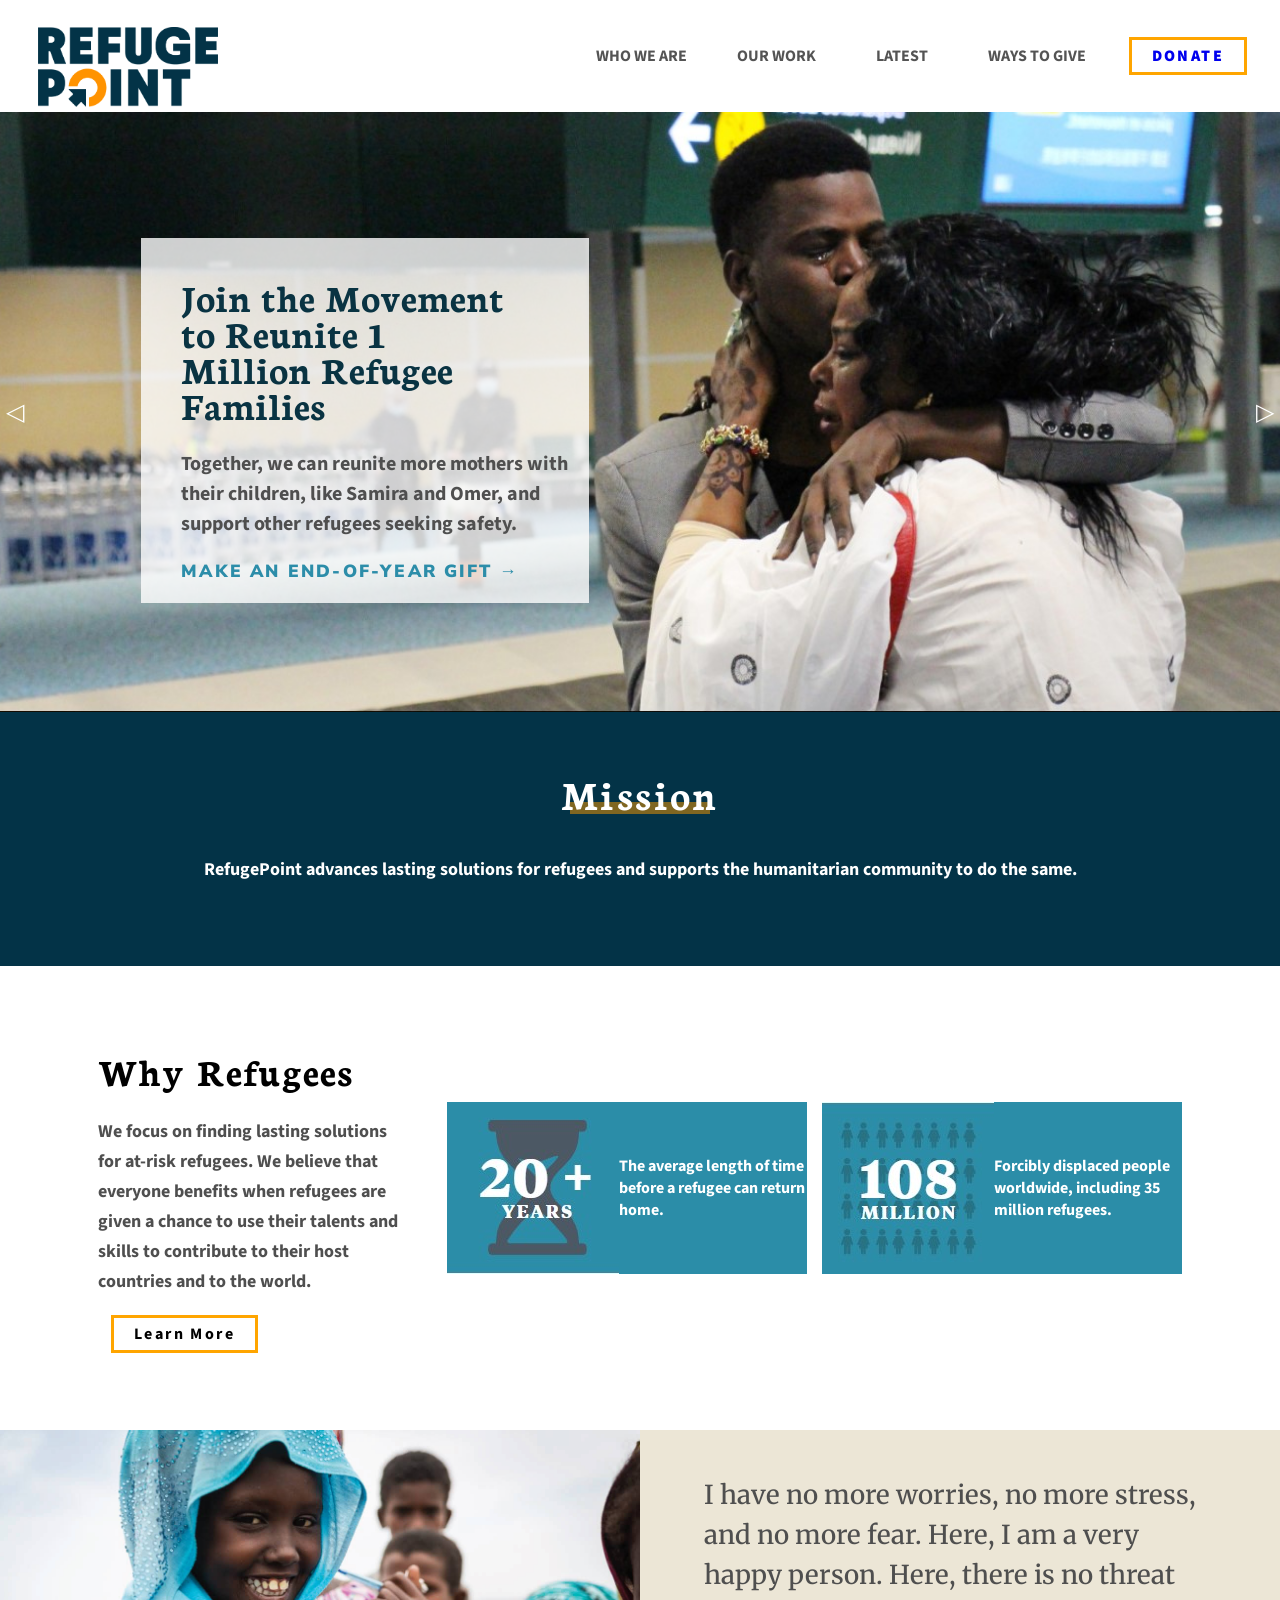
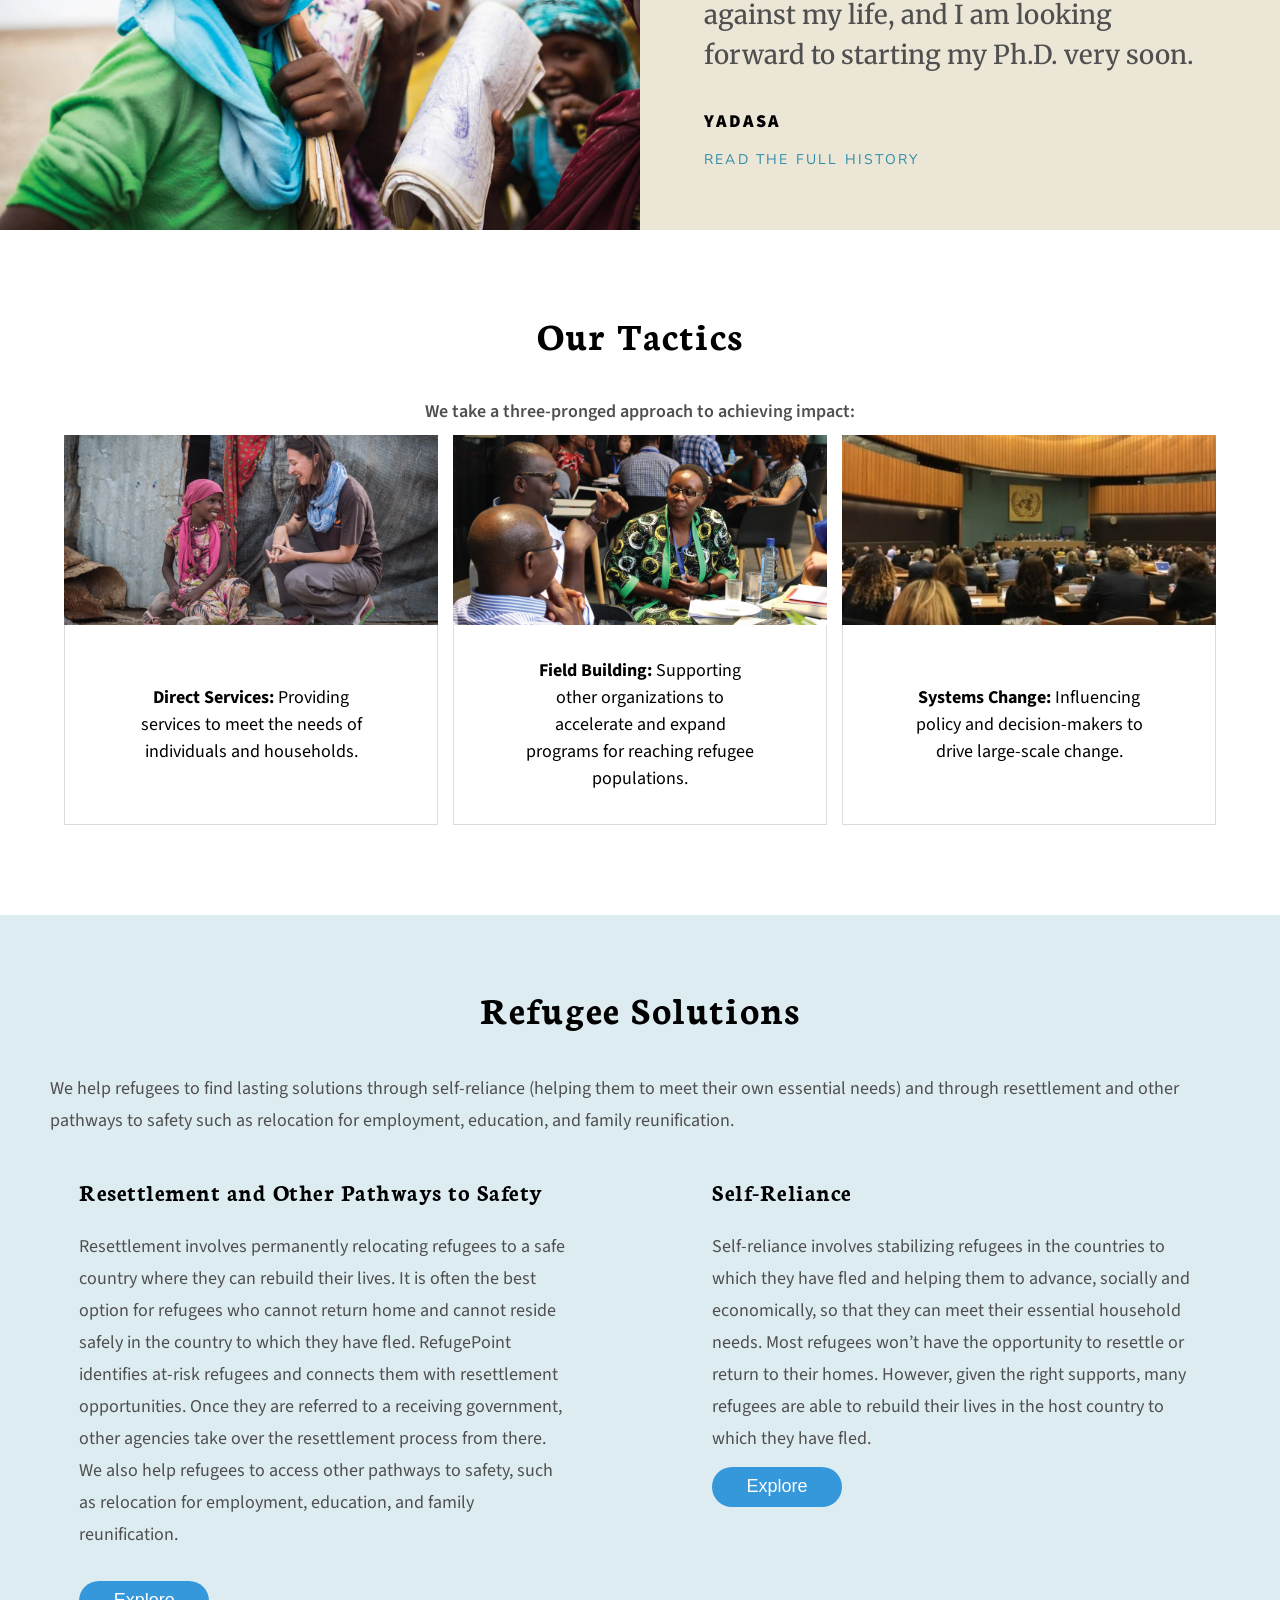
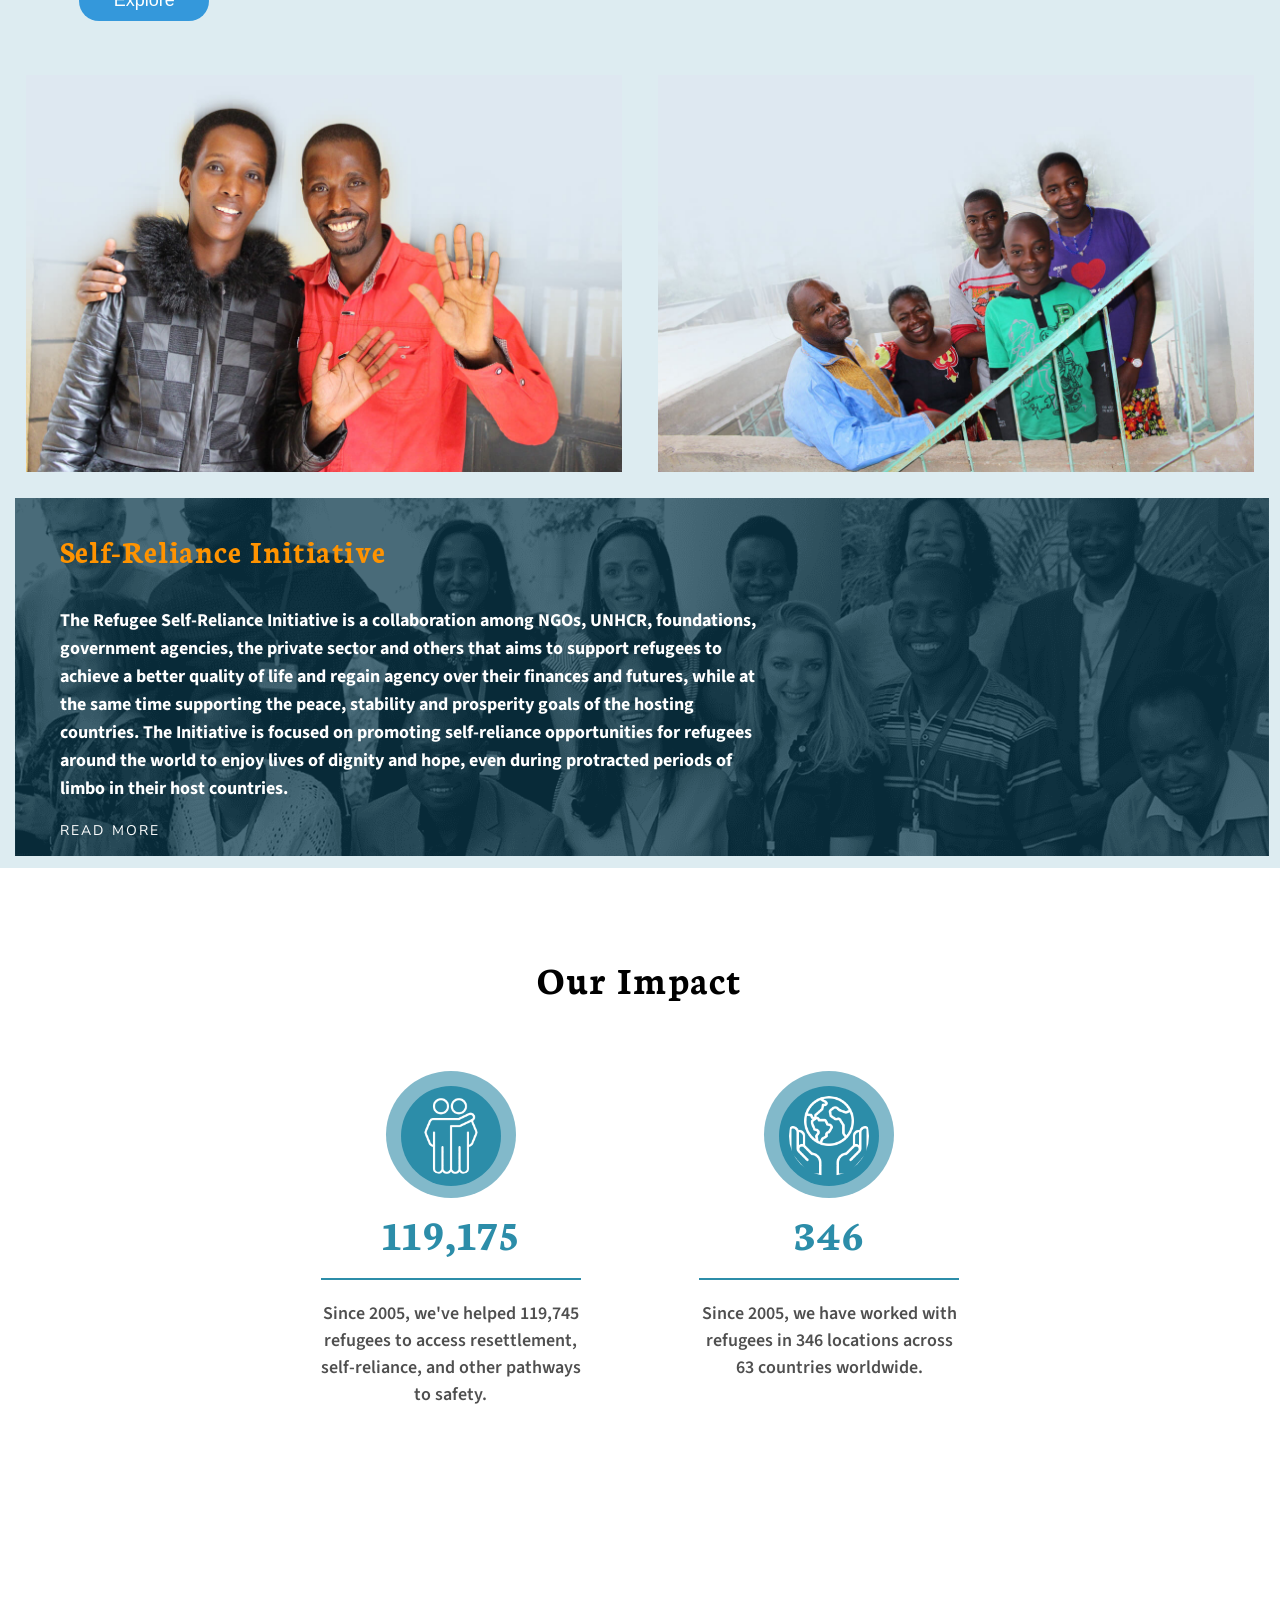
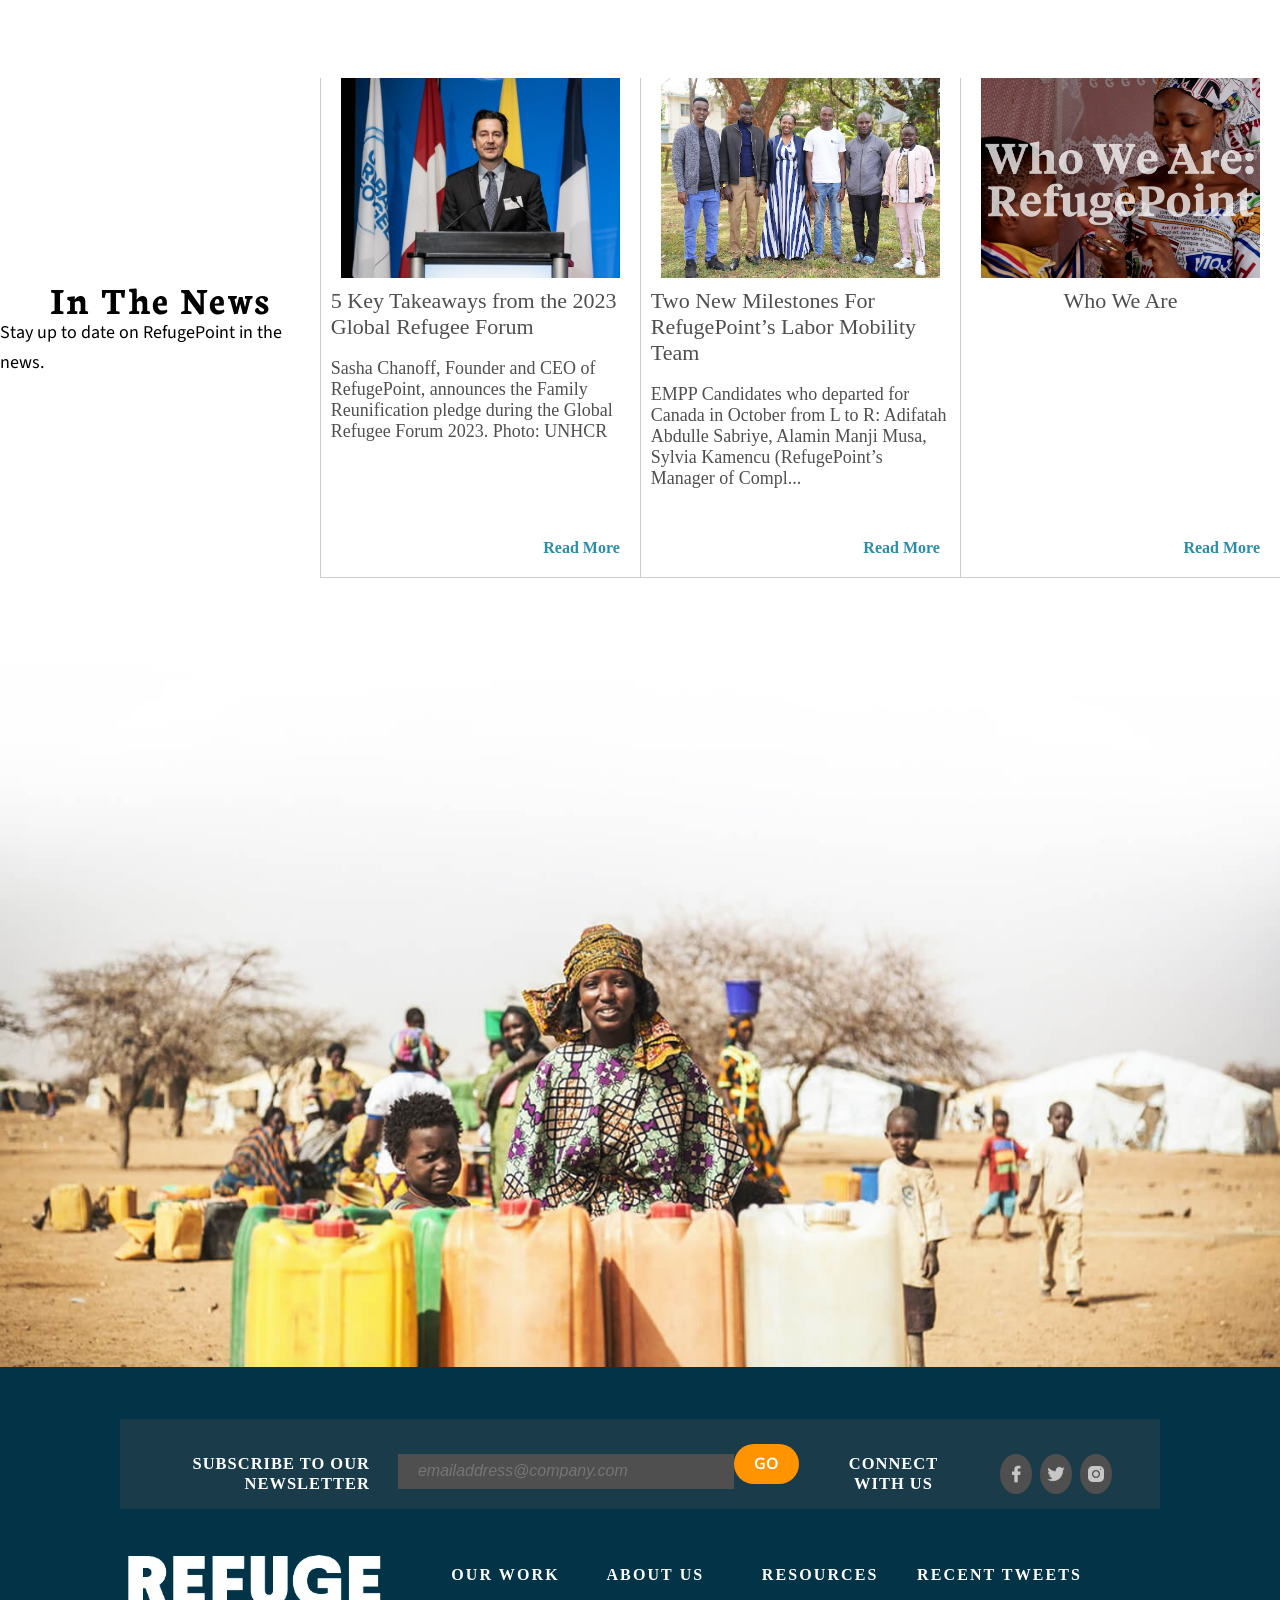
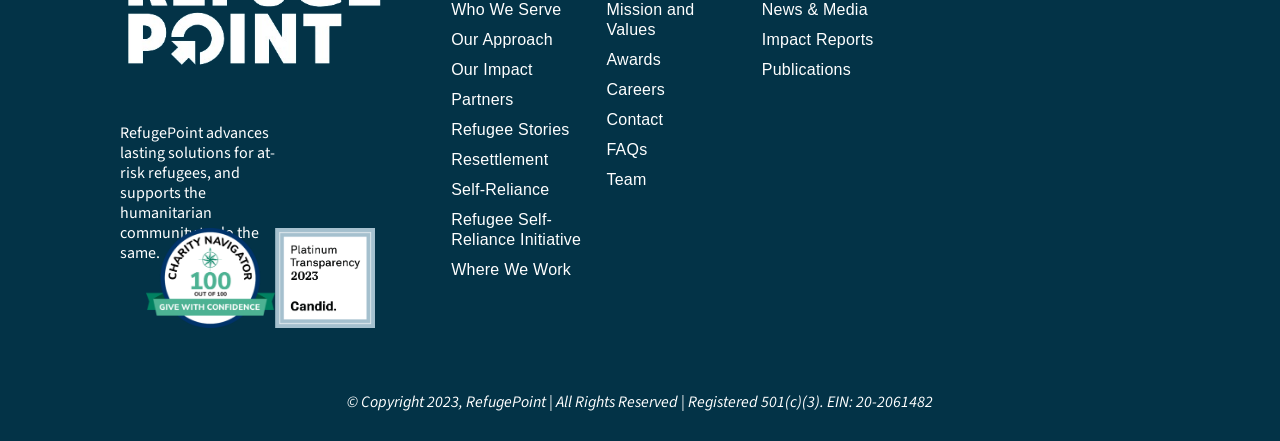
<file: PedroÁguas2023146252_JoséTôco_2023141186/index.html>
<!DOCTYPE html>
<html lang="en">

<head>
    <meta charset="UTF-8">
    <meta name="viewport" content="width=device-width, initial-scale=1.0">
    <link rel="stylesheet" href="estilos.css">


    <link rel="preconnect" href="https://fonts.googleapis.com">
    <link rel="preconnect" href="https://fonts.gstatic.com" crossorigin>
    <link
        href="https://fonts.googleapis.com/css2?family=Neuton&family=Nunito+Sans:opsz,wght@6..12,300&family=Source+Sans+3:wght@300&display=swap"
        rel="stylesheet">
    <link rel="preconnect" href="https://fonts.googleapis.com">
    <link rel="preconnect" href="https://fonts.gstatic.com" crossorigin>
    <link href="https://fonts.googleapis.com/css2?family=Merriweather:wght@300&display=swap" rel="stylesheet">

</head>

<body>
    <!-- ----------------------------------------- -->
    <!-- NavBar -->
    <div class="navbar">
        <div>
            <img class="logo" src="images/logotipo.png" alt="">
        </div>
        <div class="menu-section">
            WHO WE ARE
            <div class="submenu">
                <a href="#">Mission and Values</a>
                <a href="#">Our Team</a>
                <a href="#">Our Impact</a>
                <a href="#">Our Approach</a>
                <a href="#">Careers</a>
                <a href="#">Refugee Stories</a>
                <a href="#">Our History</a>
                <a href="#">Where we Work</a>
                <a href="#">Impact Reports</a>
                <a href="#">Who We Serve</a>
                <a href="#">Partners</a>
                <a href="#">Financials</a>
                <a href="#">2023-2027 Strategy</a>
                <a href="#">Contact</a>
                <a href="#">Awards</a>
                <a href="#">FAQs</a>
            </div>
        </div>

        <div class="menu-section">
            OUR WORK
            <div class="submenu2">
                <a href="#">Self-Reliance</a>
                <a href="#">Resettlement</a>
                <a href="#">Other PathWays to safety</a>
                <a href="#">Urban Refugee Protection</a>
                <div> </div>
                <a href="#">Labor Mobility</a>
                <a href="#">Refuge Self-Reliance Initiative</a>
                <div> </div>
                <a href="#">Family Reunification</a>
            </div>
        </div>

        <div class="menu-section">
            LATEST
            <div class="submenu3">
                <a href="#">News</a>
                <a href="#">Videos</a>
                <a href="#">Publications</a>
            </div>
        </div>

        <div class="menu-section">
            WAYS TO GIVE
        </div>


        <div class="btnOrange">
            <a href="formulario.html" id="donate">DONATE</a>
        </div>

        <div class="icone-menu">
            <a onclick=ShowSideBar() href="#"><svg xmlns="http://www.w3.org/2000/svg" height="24"
                    viewBox="0 -960 960 960" width="30">
                    <path d="M120-240v-80h720v80H120Zm0-200v-80h720v80H120Zm0-200v-80h720v80H120Z" />
                </svg></a>
        </div>
    </div>
    </div>
    <!-- ---------------------------------- -->
    <!--SideBar-->
    <div class="sidebar">
        <div class="menu-sidebar1">
            <div class="btnOrange">DONATE</div>
        </div>

        <div class="icone-close">
            <a onclick=CloseSideBar() href="#"><svg xmlns="http://www.w3.org/2000/svg" height="24"
                    viewBox="0 -960 960 960" width="26">
                    <path
                        d="m256-200-56-56 224-224-224-224 56-56 224 224 224-224 56 56-224 224 224 224-56 56-224-224-224 224Z" />
                </svg></a>
        </div>

        <div class="menu-sidebar2">
            OUR WORK
            <div class="sub-sidebar">
                <a href="#">Our Impact</a>
                <a href="#">Partners</a>
                <a href="#">Refugee Stories</a>
                <a href="#">Self-Reliance</a>
                <a href="#">Urban Refugee Protection</a>
                <a href="#">Resettlement</a>
                <a href="#">Where we Work</a>
                <a href="#">Other PathWays to safety</a>
                <a href="#">Labor Mobility</a>
                <a href="#">Family Reunification</a>
            </div>
        </div>

        <div class="menu-sidebar3">
            WHO WE ARE
            <div class="sub-sidebar">
                <a href="#">Mission and Values</a>
                <a href="#">Our Approach</a>
                <a href="#">Our History</a>
                <a href="#">Who We Serve</a>
                <a href="#">Team</a>
                <a href="#">Contact</a>
                <a href="#">FAQs</a>
                <a href="#">2023-2027 Strategy</a>
                <a href="#">Careers</a>
                <a href="#">Awards</a>
            </div>
        </div>

        <div class="menu-sidebar4">
            LATEST
            <div class="sub-sidebar">
                <a href="#">News & Media</a>
                <a href="#">Impact Reports</a>
                <a href="#">Publications</a>
            </div>
        </div>

        <div class="menu-sidebar5">
            WAYS TO GIVE
        </div>
    </div>
    <!--Fim SideBar-->

    <!-- navbar -->
    <!-- --------------------------------------------------------------------------------------------------- -->
    <!-- imagem que passa -->
    <div class="image-container">
        <button id="prevButton" class="buttons" onclick="changeContent(-1)">&#9665;</button>
        <button id="nextButton" class="buttons" onclick="changeContent(1)">&#9655;</button>

        <img id="mainImage" src="images/1aimg.jpg">
        <div class="text-overlay">
            <h1 id="mainHeading">Join the Movement to Reunite 1 Million Refugee Families</h1>
            <p id="mainText">Together, we can reunite more mothers with their children, like Samira and Omer, and
                support other refugees seeking safety.</p>
            <a id="mainLink" href="#">MAKE AN END-OF-YEAR GIFT &rarr;</a>
        </div>
    </div>

    <div class="textoseforminimizado">
        <h1 id="titulominimizado">Join the Movement to Reunite 1 Million Refugee Families</h1>
        <p id="paragrafominimizado">Together, we can reunite more mothers with their children, like Samira and Omer, and
            support other
            refugees seeking safety.</p>
        <a id="linkminimizado" href="#">MAKE AN END-OF-YEAR GIFT -></a>
    </div>
    <!-- imagem que passa -->
    <!-- ----------------------------------------------------- -->
    <!-- retangulo azul -->

    <div class="retanguloazul">
        <div class="tituloretangulo">
            <h1>Mission</h1>
        </div>
        <div class="textoretangulo">
            <p>RefugePoint advances lasting solutions for refugees and supports the humanitarian community to do the
                same.</p>
        </div>
    </div>


    <br>

    <!-- retangulo azul -->
    <!------------------------------------------------------------------- -->
    <!-- why refugees -->

    <br><br><br>


    <div class="refugiados">

        <div class="whyrefugees">
            <h1>Why Refugees</h1>
            <p>We focus on finding lasting solutions for at-risk refugees.
                We believe that everyone benefits when refugees are given
                a chance to use their talents and skills to contribute to their
                host countries and to the world.
            </p>
            <!-- <a class="butao" href="#">Learn More</a> -->
            <div class="btnOrange">Learn More</div>

        </div>

        <div class="twentyyears">
            <img src="images/WR_tempo.jpg" alt="">
            <p>The average length of time before a refugee can return home.</p>
        </div>

        <div class="onehundredandeight">
            <img src="images/WR_pessoas.jpg" alt="">
            <p>Forcibly displaced people worldwide, including 35 million refugees.</p>
        </div>

    </div>


    <!-- why refugees -->
    <!-- ------------------------------------------------ -->
    <!-- YADASA -->

    <br><br><br><br>

    <div class="retangulodomiudo">

        <div class="imagemYadasa">
            <img class="imagemdefundo" src="images/imagemdefundo.jpg" alt="">
        </div>


        <div class="textoYadasa">
            <a class="paragrafoYADASA">I have no more worries, no more stress, and no more fear. Here, I am a very happy
                person. Here, there is no threat against my life, and I am looking forward to starting my Ph.D. very
                soon.</a>
            <br><br><br>
            <a class="nomeyadasa">YADASA</a>
            <br><br>
            <a class="linkyadasa" href="#">READ THE FULL HISTORY</a>
        </div>

    </div>


    <br><br><br><br><br>
    <!-- YADASA -->
    <!-- -------------------------------------------------- -->
    <!-- Our Tactics -->

    <div class="OT">
        <div class="tituloOT">
            <h1>Our Tactics</h1>
            <p>We take a three-pronged approach to achieving impact:</p>
        </div>

        <div class="primeirotexto">
            <p><span>Direct Services:</span> Providing services to meet the needs of individuals and households.</p>
        </div>

        <div class="monitorum">
            <img src="images/OTImagens/miuda e senhora.jpg" alt="">
        </div>


        <div class="segundotexto">
            <p><span>Field Building:</span> Supporting other organizations to accelerate and expand programs for
                reaching refugee populations.</p>
        </div>
        <div class="monitordois">
            <img src="images/OTImagens/conferencia.jpg" alt="">
        </div>

        <div class="terceirotexto">
            <p><span>Systems Change:</span> Influencing policy and decision-makers to drive large-scale change.</p>
        </div>

        <div class="monitortres">
            <img src="images/OTImagens/palestra.jpg" alt="">
        </div>

    </div>

    <!-- Our Tactics -->
    <!-- ---------------------------------------------------------------------- -->
    <!-- Refugee Solutions -->

    <br> <br><br><br><br>

    <div class="Refugee_Solutions">

        <div class="titulogiro">
            <h1>Refugee Solutions</h1>
            <p>We help refugees to find lasting solutions through self-reliance (helping them to meet their own
                essential needs) and through resettlement and other pathways to safety such as relocation for
                employment, education, and family reunification.</p>
        </div>

        <div class="primeiroespacos">
            <h1>Resettlement and Other Pathways to Safety</h1>
            <p>Resettlement involves permanently relocating refugees to a safe country where they can rebuild their
                lives. It is often the best option for refugees who cannot return home and cannot reside safely in the
                country to which they have fled. RefugePoint identifies at-risk refugees and connects them with
                resettlement opportunities. Once they are referred to a receiving government, other agencies take over
                the resettlement process from there. We also help refugees to access other pathways to safety, such as
                relocation for employment, education, and family reunification.</p>
            <br>
            <button class="cylinder-button">Explore</button>

            <br> <br> <br>
            <img src="images/RS/solutionsR-fade.jpg" alt="">

        </div>





        <div class="segundoespacos">
            <h1>Self-Reliance</h1>
            <p>Self-reliance involves stabilizing refugees in the countries to which they have fled and helping them to
                advance, socially and economically, so that they can meet their essential household needs. Most refugees
                won’t have the opportunity to resettle or return to their homes. However, given the right supports, many
                refugees are able to rebuild their lives in the host country to which they have fled.</p>
            <button class="cylinder-button">Explore</button>
        </div>


        <div class="segundaimagem">
            <img src="images/RS/SolutionsSR-fade.jpg" alt="">
        </div>

    </div>

    <div class="button-container">

    </div>

    <!-- Refugee Solutions -->
    <!-- ---------------------- -->
    <!-- Self-Reliance Initiative -->

    <div class="teste">
        <div class="SelfRelianceInitiative">
            <h1>Self-Reliance Initiative</h1>
            <p>The Refugee Self-Reliance Initiative is a collaboration among NGOs, UNHCR, foundations,
                government agencies, the private sector and others that aims to support refugees to achieve
                a better quality of life and regain agency over their finances and futures, while at the same
                time supporting the peace, stability and prosperity goals of the hosting countries. The Initiative
                is focused on promoting self-reliance opportunities for refugees around the world to enjoy
                lives of dignity and hope, even during protracted periods of limbo in their host countries.</p>
            <a href="#">READ MORE</a>

        </div>
    </div>


    <!-- Self-Reliance Initiative -->
    <!-- ------------------------------------------------------------------ -->
    <!-- Cartas que viram -->

    <br><br><br><br><br>

    <div class="vira">

        <div class="titulocartas">
            <h3>Our Impact</h3>
        </div>

        <div class="card">
            <div class="side front">
                <div class="backgrounddaimagem">
                    <img src="images/amizade_1.png" alt="">
                </div>
                <h3>119,175</h3>
                <p>Since 2005, we've helped 119,745 refugees to access resettlement, self-reliance, and other pathways
                    to safety.</p>

                <div class="flipthecard">
                    FLIP THE CARD
                </div>

            </div>

            <div class="side back">
                <p>We have directly helped 119,745 refugees to access pathways to relocate to safety through
                    resettlement, family reunification, work visas, and education visas. Through our self-reliance,
                    field-building and systems change activities, our work has benefitted tens of thousands more.</p>
                <a href="#">Learn More</a>
            </div>


        </div>

        <div class="carddois">
            <div class="side frontum">
                <div class="backgrounddaimagemdois">
                    <img src="images/salve-o-mundo.png" alt="">
                </div>

                <h3>346</h3>
                <p>Since 2005, we have worked with refugees in 346 locations across 63 countries worldwide.</p>
                <div class="flipthecarddois">
                    FLIP THE CARD
                </div>

            </div>

            <div class="side backum">
                <p>As of the end of 2022, we had worked with refugees in 346 locations across 63 countries in Africa,
                    Southeast Asia, Central America, and the Middle East. We actively work to reach locations and
                    refugee populations that have been underserved by the refugee response system. </p>
                <a href="#">Learn More</a>
            </div>
        </div>
    </div>
    <br><br><br><br><br><br><br><br><br><br><br><br><br><br><br>

    <!-- Cartas que viram -->
    <!-- ---------------------------------------------- -->
    <!-- News -->

    <div class="in-the-news">
        <div class="news-title">
            <h1>In The News</h1>
            <p> Stay up to date on RefugePoint in the news.</p>

        </div>

        <div class="news1">
            <div class="container-img-news">
                <img class="img-news" src="images/news1.jpg" alt="...">
            </div>
            <div class="conteudo-news">
                <a class="sub-titulo-news" href="#">5 Key Takeaways from the 2023 Global Refugee Forum</a>
                <p class="texto-news">Sasha Chanoff, Founder and CEO of RefugePoint, announces the Family Reunification
                    pledge during the Global Refugee Forum 2023. Photo: UNHCR </p>
            </div>
            <div class="read-more-news">
                <a href="#">Read More</a>
            </div>
        </div>

        <div class="news2">
            <div class="container-img-news">
                <img class="img-news" src="images/news2.jpg" alt="...">
            </div>

            <div class="conteudo-news">
                <a class="sub-titulo-news" href="#">Two New Milestones For RefugePoint’s Labor Mobility Team</a>
                <p class="texto-news">EMPP Candidates who departed for Canada in October from L to R: Adifatah Abdulle
                    Sabriye, Alamin Manji Musa, Sylvia Kamencu (RefugePoint’s Manager of Compl...</p>
            </div>

            <div class="read-more-news">
                <a href="#">Read More</a>
            </div>

        </div>

        <div class="news3">

            <div class="container-img-news">
                <img class="img-news" src="images/news3.jpg" alt="...">
            </div>

            <div class="conteudo-news">
                <a class="sub-titulo-news" href="#">Who We Are</a>
            </div>

            <div class="read-more-news">
                <a href="#">Read More</a>
            </div>
        </div>
    </div>

    <!-- News -->
    <!-- -------------------------------------- -->
    <!-- Imagem do footer -->

    <div class="imagemfooter">
        <img src="images/footer5.jpg" alt="">
    </div>

    <!-- Imagem do footer -->
    <!-- ------------------------------------------------- -->
    <!-- Footer -->
    <footer class="footer">
        <div class="container-footer">
            <div class="container-social">
                <div class="subscribe"> Subscribe to our Newsletter</div>
                <div class="email">
                    <form class="subscribe-form">
                        <input class="emailbar" type="text" placeholder="emailaddress@company.com" />
                        <button class="go" type="submit">Go</button>
                    </form>
                </div>
                <div class="connect"><a>connect with us</a>
                    <button class="facebook" type="submit"> <img src="images/iconfacebook.png"> </button>
                    <button class="twitter" type="submit"> <img src="images/icontwitter.png"> </button>
                    <button class="instagram" type="submit"> <img src="images/iconinstagram.png"> </button>
                </div>
            </div>

            <div class="container-references">
                <div class="refuge_left">
                    <div class="logo-white">
                        <img src="images/logofooter.png" alt="logo">
                    </div>
                    <div>
                        <p class="li1">RefugePoint advances lasting solutions for at-risk refugees, and supports the
                            humanitarian community to do the same.</p>
                    </div>
                    <div class="logo-charity">
                        <img src="images/selo1.jpg" alt="logo">
                        <img src="images/selo2.jpg" alt="logo">
                    </div>
                </div>
                <div class="refuge_listas">
                    <nav class="main_nav">
                        <ul class="menu-footer">
                            <ul class="submenu_l2">
                                <li class="l2_main">
                                    <a class="main_l2">Our Work</a>
                                    <ul class="submenu_l2_1">
                                        <li class="">
                                            <a class=""> Who We Serve</a>
                                        </li>
                                        <li class=" ">
                                            <a class=" ">Our Approach</a>
                                        </li>
                                        <li class="">
                                            <a class="">Our Impact</a>
                                        </li>
                                        <li class=" ">
                                            <a class="">Partners</a>
                                        </li>
                                        <li class="">
                                            <a class="">Refugee Stories</a>
                                        </li>
                                        <li class="">
                                            <a class="">Resettlement</a>
                                        </li>
                                        <li class="">
                                            <a class="">Self-Reliance</a>
                                        </li>
                                        <li class="">
                                            <a class="">Refugee Self-Reliance Initiative</a>
                                        </li>
                                        <li class="">
                                            <a class="">Where We Work</a>
                                        </li>
                                    </ul>
                                </li>
                            </ul>
                            <ul class="submenu_l3">
                                <li class="l3_main">
                                    <a class="main_l3">About Us</a>
                                    <ul class="submenu_l3_1">
                                        <li class="">
                                            <a class=""> Mission and Values</a>
                                        </li>
                                        <li class=" ">
                                            <a class=" ">Awards</a>
                                        </li>
                                        <li class="">
                                            <a class="">Careers</a>
                                        </li>
                                        <li class=" ">
                                            <a class="">Contact</a>
                                        </li>
                                        <li class="">
                                            <a class="">FAQs</a>
                                        </li>
                                        <li class="">
                                            <a class="">Team</a>
                                        </li>
                                    </ul>
                                </li>
                            </ul>
                            <ul class="submenu_l4">
                                <li class="l4_main">
                                    <a class="main_l4">Resources</a>
                                    <ul class="submenu_l4_1">
                                        <li class="">
                                            <a class=""> News & Media</a>
                                        </li>
                                        <li class=" ">
                                            <a class=" ">Impact Reports</a>
                                        </li>
                                        <li class="">
                                            <a class="">Publications</a>
                                        </li>
                                    </ul>
                                </li>
                            </ul>
                        </ul>
                    </nav>
                </div>
                <div class="refuge_right">
                    <ul class="submenu_l5">
                        <li class="l5_main">
                            <a class="main_l5">Recent Tweets</a>
                        </li>
                    </ul>
                </div>


            </div>
            <div class="Copyright">
                <p class="copyright"><i>
                        &copy; Copyright 2023, RefugePoint
                        <span class="separator">|</span> All Rights Reserved
                        <span class="separator">|</span> Registered 501(c)(3).
                        <span class="separator"></span> EIN: 20-2061482
                    </i>
                </p>
            </div>
    </footer>

    <button id="scrollToTopBtn" onclick="scrollToTop()"></button>

    <script type="text/javascript" src="funcionamento.js"></script>
    

</body>

</html>
</file>
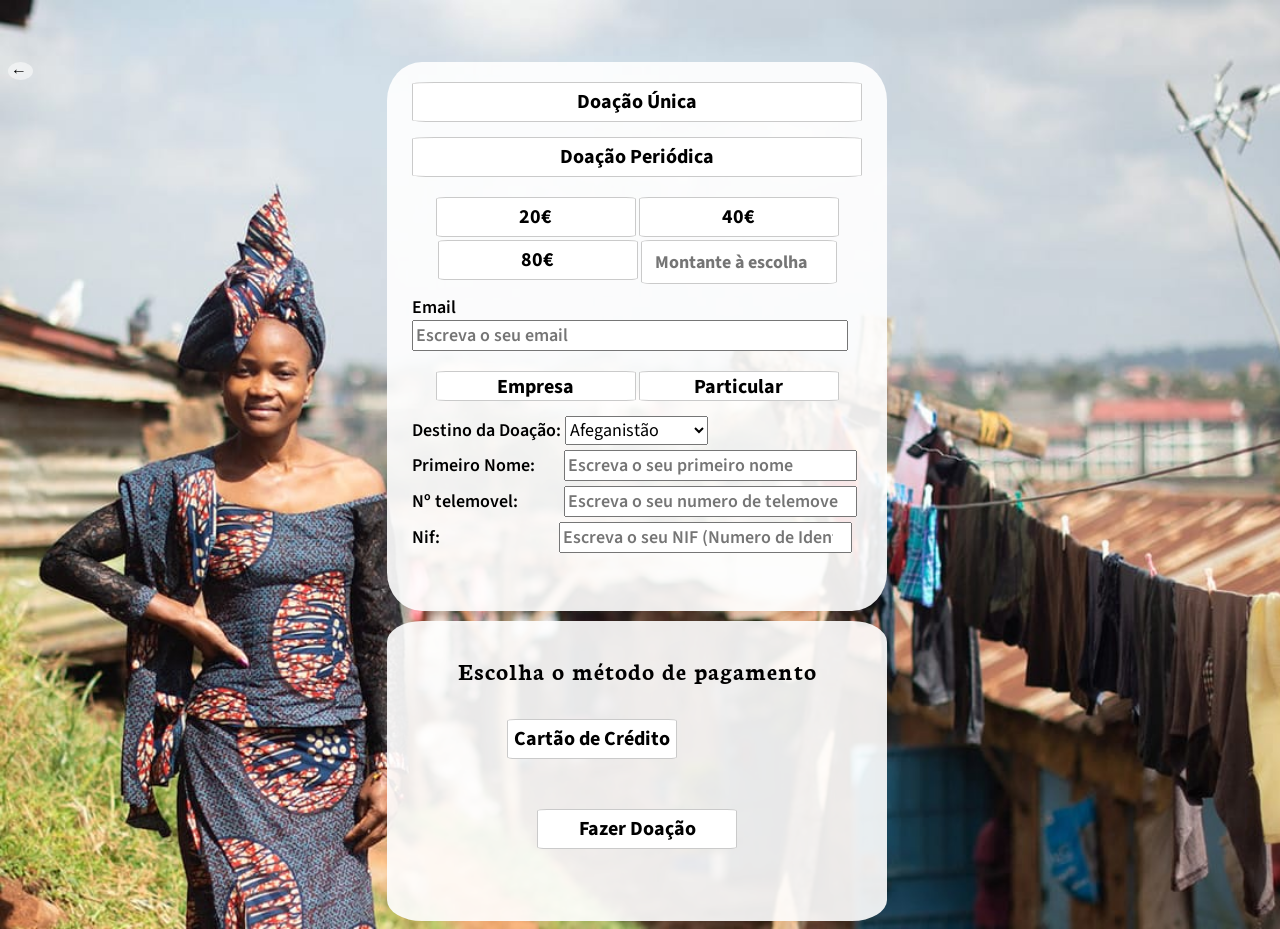
<file: PedroÁguas2023146252_JoséTôco_2023141186/formulario.html>
<!DOCTYPE html>
<html lang="en">
<head>
    <meta charset="UTF-8">
    <meta name="viewport" content="width=device-width, initial-scale=1.0">
    <link rel="stylesheet" href="estiloformulario.css">

    <link rel="preconnect" href="https://fonts.googleapis.com">
    <link rel="preconnect" href="https://fonts.gstatic.com" crossorigin>
    <link href="https://fonts.googleapis.com/css2?family=Neuton&family=Nunito+Sans:opsz,wght@6..12,300&family=Source+Sans+3:wght@300&display=swap" rel="stylesheet">
    <link rel="preconnect" href="https://fonts.googleapis.com">
    <link rel="preconnect" href="https://fonts.gstatic.com" crossorigin>
    <link href="https://fonts.googleapis.com/css2?family=Merriweather:wght@300&display=swap" rel="stylesheet">

    <title>Document</title>
</head>
<body>


    <br><br><br>
    <div class="conteudo">
                        <div class="volta">
                <a href="index.html">&larr;</a>
                </div>

        <div class="donate">


            <form>
                <div class="row1">
                    <div class="btnum">
                        <input type="button" id="btndoacaounica" value="Doação Única">
                    </div>

                    <div class="btndois">
                        <input type="button" id="btndoacaomensal" value="Doação Periódica">
                    </div>


                    
                    <div class="btndosmontantespredefenidos">
                        <input type="button" id="btnvinte" value="20€">
                        <input type="button" id="btnquarenta" value="40€">
                    </div>

                    <div class="btndosmontantespredefenidosoitenta">
                        <input type="button" id="btnoitenta" value="80€">
                        <input type="number" id="txtoutro" placeholder="Montante à escolha">
                    </div>



                    <div class="email">
                        <label for="email">Email</label>
                    </div>
                    <div class="email">
                        <input type="email" id="email" placeholder="Escreva o seu email" required>
                    </div>


                    
                    <div class="btnprivadoeparticular">
                        <input type="button" id="btnempresa" value="Empresa">
                        <input type="button" id="btnparticular" value="Particular">
                    </div>

                    <div id="Destino">
                        <label for="destinodoacao"> Destino da Doação: </label>
                        <select id="destinodoacao">
                            <option value="opt1">Afeganistão</option>
                            <option value="opt2">Nigéria</option>
                            <option value="opt3">Sudão do Sul</option>
                            <option value="opt4">Libano</option>
                            <option value="opt5">Etiópia</option>
                            <option value="opt6">Haiti</option>                    
                        </select>

                    </div>

                    <div class="particulareempresa">

                        <div id="idnome">                        
                            <label for="nome">Primeiro Nome: </label>
                            <input type="text" id="nome" placeholder="Escreva o seu primeiro nome" required>
                        </div>
                        
                        <div id="idapelido">
                            <label for="apelido" id="labelapelido">Apelido: </label>
                            <input type="text" id="apelido" placeholder="Escreva o seu apelido" required>   
                        </div>

                        <div id="idnumero">
                            <label for="numero">Nº telemovel: </label>
                            <input type="number" id="numero" placeholder="Escreva o seu numero de telemovel" required>
                        </div>

                        <div id="idnif">
                            <label for="nif">Nif: </label>
                            <input type="number" id="nif" placeholder="Escreva o seu NIF (Numero de Identificação Fiscal)" required>
                        </div>



                    </div>



                    <div id="morada">
                        <div>
                            <label for="nomemorada">Morada Completa: </label>
                            <input type="text" id="nomemorada" placeholder="Escreva aqui a sua morada">
                        </div>
                        <div>
                            <label for="rua">Rua:</label>
                            <input type="text" id="rua" placeholder="Escreva aqui a sua rua">
                        </div>
                        
                        <div class="moradadois">
                            <label for="codigopostal" for="codigopostaldois">Código-Postal:</label>
                            <input type="number" id="codigopostal" placeholder="XXXX">
                            -
                            <input type="number" id="codigopostaldois" placeholder="XXXX">
                        </div>

                        <div>
                            <label for="pais">País:</label>
                            <input type="text" id="pais" placeholder="Escreva aqui o seu País">
                        </div>

                    </div>

                </div>

            

        </div>

        <div class="pagamento">
            <h1>Escolha o método de pagamento</h1>
            <div class="metodos">
                <div class="button-container"><input type="button" id="CD" value="Débito Direto"></div>
                <div class="button-container"><input type="button" id="CC" value="Cartão de Crédito"></div>
                <div class="button-container"><input type="button" id="Paypal" value="Paypal"></div>
                <div class="button-container"><input type="button" id="Multibanco" value="Multibanco"></div>
                <div class="button-container"><input type="button" id="Mbway" value="MbWay"></div>
            </div>


                <div class="classeiban">
                    <label for="Iban" id="labeliban">Iban</label>
                    <input type="number" id="Iban" placeholder="Escreva aqui o seu Iban">

                </div>
<!-- -------------------------------------------------------------------------------- -->

<!-- -------------------------------------------------------------------------------- -->
                <!-- <button id="botao" onclick="openPopup()">Fazer Doação</button> -->
                <input type="submit" id="botao" onclick="openPopup()" value="Fazer Doação">
                <!-- Overlay and Popup -->
                <div class="overlay" id="overlay">
                    <div class="popup">
                        <h2>Doação </h2>
                        <p id="paragrafo">Por favor preencha todos os campos relacionados ao monstante</p>
                        <p id="paragrafodois"> </p>

                    <button onclick="closePopup()">Fechar</button>
                    </div>
                </div>         
                
            </form>
        </div>

        

    </div>

  <!-- Button to activate the popup -->
    <script type="text/javascript" src="funcionamentoformulario.js"></script>

</body>
</html>
</file>
<file: PedroÁguas2023146252_JoséTôco_2023141186/estilos.css>
@charset "UTF-8";
* {
  -webkit-box-sizing: border-box;
          box-sizing: border-box;
}

body {
  padding: 0;
  margin: 0;
}

.logo {
  position: absolute;
  top: 3%;
  left: 3%;
  height: 80px;
  width: auto;
  display: -webkit-box;
  display: -ms-flexbox;
  display: flex;
  -webkit-box-pack: left;
      -ms-flex-pack: left;
          justify-content: left;
}

.navbar {
  height: 112px;
  width: 100%;
  background-color: #FFFFFF;
  color: #545454;
  display: -webkit-box;
  display: -ms-flexbox;
  display: flex;
  -webkit-box-align: center;
      -ms-flex-align: center;
          align-items: center;
  -webkit-box-pack: right;
      -ms-flex-pack: right;
          justify-content: right;
  padding: 0 20px;
  -webkit-box-sizing: border-box;
          box-sizing: border-box;
}

.navbar .menu-section {
  font-family: "Source Sans 3", sans-serif;
  font-size: 16px;
  line-height: 22.4px;
  font-weight: bold;
  text-decoration: none;
  background-color: white;
  display: -webkit-box;
  display: -ms-flexbox;
  display: flex;
  position: relative;
  cursor: pointer;
  -webkit-box-pack: right;
      -ms-flex-pack: right;
          justify-content: right;
  padding: 20px;
  z-index: 3;
}

.navbar .menu-section .submenu {
  display: none;
}

.navbar .menu-section .submenu2 {
  display: none;
}

.navbar .menu-section .submenu3 {
  display: none;
}

.navbar .menu-section:hover {
  color: #033347;
  background-color: #ddecf1;
}

.navbar .menu-section:hover .submenu {
  display: -ms-grid;
  display: grid;
  -ms-grid-columns: 215px 215px 190px;
      grid-template-columns: 215px 215px 190px;
  color: #565752;
  position: absolute;
  top: 100%;
  left: 0;
  width: 646px;
  background-color: #ddecf1;
  padding-left: 15px;
  padding-top: 15px;
  padding-right: 15px;
}

.navbar .menu-section:hover .submenu a {
  color: #565752;
  text-decoration: none;
  padding: 5px;
  margin-bottom: 15px;
}

.navbar .menu-section:hover .submenu a:hover {
  color: white;
  background-color: #033347;
}

.navbar .menu-section:hover .submenu2 {
  display: -ms-grid;
  display: grid;
  -ms-grid-columns: 215px 215px 190px;
      grid-template-columns: 215px 215px 190px;
  -ms-grid-row: 1;
  grid-row: 1fr;
  position: absolute;
  top: 100%;
  left: -125px;
  width: 646px;
  background-color: #ddecf1;
  padding-left: 15px;
  padding-top: 15px;
  padding-right: 15px;
}

.navbar .menu-section:hover .submenu2 a {
  color: #565752;
  text-decoration: none;
  padding: 5px;
  margin-bottom: 15px;
}

.navbar .menu-section:hover .submenu2 a:hover {
  color: white;
  background-color: #033347;
}

.navbar .menu-section:hover .submenu3 {
  display: -ms-grid;
  display: grid;
  -ms-grid-columns: 215px 215px 190px;
      grid-template-columns: 215px 215px 190px;
  -ms-grid-row: 1;
  grid-row: 1fr;
  position: absolute;
  top: 100%;
  left: -257px;
  width: 646px;
  background-color: #ddecf1;
  padding-left: 15px;
  padding-top: 15px;
  padding-right: 15px;
}

.navbar .menu-section:hover .submenu3 a {
  color: #565752;
  text-decoration: none;
  padding: 5px;
  margin-bottom: 15px;
}

.navbar .menu-section:hover .submenu3 a:hover {
  color: white;
  background-color: #033347;
}

.navbar .menu-section + .menu-section {
  padding-left: 30px;
  padding-right: 30px;
}

.btnOrange {
  text-decoration: none;
  color: black;
  font-family: "Source Sans 3", sans-serif;
  font-weight: bold;
  letter-spacing: 2.4px;
  padding: 5px 20px;
  margin: 0 13px 0 13px;
  background-color: white;
  border: 3px solid orange;
  display: inline-block;
  cursor: pointer;
  color: #033347;
  font-weight: bold;
  font-family: "Source Sans 3", sans-serif;
  color: black;
}

.btnOrange:hover {
  background-color: orange;
}

.btnOrange #donate {
  text-decoration: none;
  font-weight: 900;
}

.icone-menu {
  display: none;
}

@media (max-width: 950px) {
  .icone-menu {
    display: block;
  }
}

.sidebar {
  display: none;
  position: fixed;
  top: 0;
  right: 0;
  height: 100vh;
  width: 500px;
  z-index: 999;
  background-color: white;
  color: #2c8da9;
  font-size: 20px;
  letter-spacing: 2px;
  font-weight: bold;
  padding: 20px 0 20px 20px;
}

.sidebar.open {
  display: -ms-grid;
  display: grid;
  -ms-grid-columns: (1fr)[2];
      grid-template-columns: repeat(2, 1fr);
  -ms-grid-rows: (1fr)[5];
      grid-template-rows: repeat(5, 1fr);
  grid-column-gap: 15px;
  grid-row-gap: 0px;
}

.sidebar.open::before {
  content: "";
  position: fixed;
  top: 0;
  left: 0;
  width: 100%;
  height: 100%;
  z-index: 998;
}

.sidebar.open .icone-close {
  -ms-grid-row: 1;
  -ms-grid-row-span: 1;
  -ms-grid-column: 2;
  -ms-grid-column-span: 1;
  grid-area: 1 / 2 / 2 / 3;
  margin-right: 10px;
}

.sidebar .sub-sidebar {
  display: -webkit-box;
  display: -ms-flexbox;
  display: flex;
  -webkit-box-orient: vertical;
  -webkit-box-direction: normal;
      -ms-flex-direction: column;
          flex-direction: column;
  -webkit-box-align: start;
      -ms-flex-align: start;
          align-items: flex-start;
}

.sidebar .sub-sidebar a {
  color: #2b8da8;
  font-weight: normal;
  text-decoration: none;
  font-size: 18px;
}

.sidebar .menu-sidebar1 {
  -ms-grid-row: 1;
  -ms-grid-row-span: 1;
  -ms-grid-column: 1;
  -ms-grid-column-span: 1;
  grid-area: 1 / 1 / 2 / 2;
  -ms-grid-column-align: end;
      justify-self: end;
}

.sidebar .menu-sidebar2 {
  -ms-grid-row: 2;
  -ms-grid-row-span: 2;
  -ms-grid-column: 1;
  -ms-grid-column-span: 1;
  grid-area: 2 / 1 / 4 / 2;
}

.sidebar .menu-sidebar3 {
  -ms-grid-row: 4;
  -ms-grid-row-span: 1;
  -ms-grid-column: 1;
  -ms-grid-column-span: 1;
  grid-area: 4 / 1 / 5 / 2;
}

.sidebar .menu-sidebar4 {
  -ms-grid-row: 4;
  -ms-grid-row-span: 1;
  -ms-grid-column: 2;
  -ms-grid-column-span: 1;
  grid-area: 4 / 2 / 5 / 3;
}

.sidebar .menu-sidebar5 {
  -ms-grid-row: 5;
  -ms-grid-row-span: 1;
  -ms-grid-column: 1;
  -ms-grid-column-span: 2;
  grid-area: 5 / 1 / 6 / 3;
}

.menu-section {
  display: none;
}

.menu-section:last-child {
  display: block;
}

@media (min-width: 951px) {
  .menu-section {
    display: block;
  }
}

@media (max-width: 950px) {
  .menu-section:not(:last-child) {
    display: none;
  }
}

.textoseforminimizado {
  display: none;
}

.image-container {
  position: relative;
  width: 100%;
  height: 600px;
  overflow: hidden;
  margin: 0%;
}

.image-container img {
  width: 100%;
  height: 600px;
  -o-object-fit: cover;
     object-fit: cover;
  display: block;
}

.image-container #prevButton {
  position: absolute;
  top: 50%;
  -webkit-transform: translateY(-50%);
          transform: translateY(-50%);
  background-color: transparent;
  border: none;
  font-size: 24px;
  color: white;
  cursor: pointer;
}

.image-container #nextButton {
  position: absolute;
  right: 0%;
  top: 50%;
  -webkit-transform: translateY(-50%);
          transform: translateY(-50%);
  background-color: transparent;
  border: none;
  font-size: 24px;
  color: white;
  cursor: pointer;
}

.image-container .text-overlay {
  position: absolute;
  top: 21%;
  left: 11%;
  background-color: rgba(255, 255, 255, 0.8);
  max-width: 600px;
  width: 35%;
  height: auto;
  padding: 20px;
  text-align: left;
  color: white;
}

.image-container .text-overlay h1 {
  font-family: 'Neuton', sans-serif;
  margin-top: 5%;
  margin-left: 5%;
  font-size: 250%;
  color: #093342;
  line-height: 90%;
  margin-right: 15%;
}

.image-container .text-overlay p {
  font-family: "Source Sans 3", sans-serif;
  font-weight: bold;
  font-size: 125%;
  line-height: 150%;
  margin-left: 5%;
  color: #4f4f4f;
}

.image-container .text-overlay a {
  font-family: 'Nunito Sans', sans-serif;
  font-size: 110%;
  margin-bottom: 20%;
  font-weight: 900;
  text-align: left;
  text-decoration: none;
  margin-left: 5%;
  letter-spacing: 2.2px;
  color: #2c8da9;
}

@media (max-width: 1100px) and (min-width: 850px) {
  .image-container .text-overlay {
    left: 10%;
    right: 10%;
    top: 0%;
  }
}

@media (max-width: 850px) and (min-width: 760px) {
  .image-container .text-overlay {
    width: 50%;
    left: 2%;
    top: 3%;
    padding-left: 7%;
    padding-right: 7%;
  }
  a {
    text-align: left;
  }
}

@media (max-width: 760px) {
  .text-overlay {
    display: none;
  }
  .image-container {
    position: relative;
    width: 100%;
    height: 320px;
  }
  .image-container img {
    width: 100%;
    height: 320px;
    -o-object-fit: cover;
       object-fit: cover;
    display: block;
  }
  .textoseforminimizado {
    grid-area: auto;
    display: -ms-grid;
    display: grid;
    margin-left: 8%;
    margin-right: 12%;
    font-size: 25.2px;
    padding: 3%;
  }
  .textoseforminimizado h1 {
    font-family: 'Neuton', sans-serif;
    font-size: 135%;
    font-weight: bold;
    line-height: 90%;
    color: #093342;
    letter-spacing: 1.2px;
  }
  .textoseforminimizado p {
    font-family: "Source Sans 3", sans-serif;
    font-size: 16px;
    line-height: 25.6px;
    font-weight: bold;
    color: #4f4f4f;
  }
  .textoseforminimizado a {
    text-decoration: none;
    font-size: 18px;
    line-height: 25.2px;
    color: #2c8da9;
    font-weight: bold;
    font-family: 'Nunito Sans', sans-serif;
    letter-spacing: 2.2px;
    font-weight: bold;
  }
}

.retanguloazul {
  display: -ms-grid;
  display: grid;
  -ms-grid-columns: 10px minmax(465px, 1fr) 10px;
      grid-template-columns: 10px minmax(465px, 1fr) 10px;
  -ms-grid-rows: 127px 127px;
      grid-template-rows: 127px 127px;
  background-color: #033347;
  z-index: -2;
}

.retanguloazul .tituloretangulo {
  font-family: 'Neuton', sans-serif;
  font-size: 21px;
  letter-spacing: 2.4px;
  line-height: 33.6px;
  -ms-grid-row: 1;
  -ms-grid-row-span: 1;
  grid-row: 1/2;
  -ms-grid-column: 2;
  -ms-grid-column-span: 1;
  grid-column: 2/3;
  color: white;
  display: -webkit-box;
  display: -ms-flexbox;
  display: flex;
  -webkit-box-pack: center;
      -ms-flex-pack: center;
          justify-content: center;
  -webkit-box-align: end;
      -ms-flex-align: end;
          align-items: end;
  position: relative;
  z-index: +1;
}

.retanguloazul .tituloretangulo::after {
  content: "";
  position: absolute;
  bottom: 20%;
  left: 50%;
  -webkit-transform: translateX(-50%);
          transform: translateX(-50%);
  width: 140px;
  height: calc(1/3 * 33.6px);
  background-color: #806621;
  z-index: -1;
}

.retanguloazul .textoretangulo {
  font-family: "Source Sans 3", sans-serif;
  font-size: 18px;
  line-height: 25.2px;
  font-weight: bold;
  -ms-grid-row: 2;
  -ms-grid-row-span: 1;
  grid-row: 2/3;
  -ms-grid-column: 2;
  -ms-grid-column-span: 1;
  grid-column: 2/3;
  color: white;
  display: -webkit-box;
  display: -ms-flexbox;
  display: flex;
  -webkit-box-pack: center;
      -ms-flex-pack: center;
          justify-content: center;
  -webkit-box-align: start;
      -ms-flex-align: start;
          align-items: start;
  text-align: center;
}

.refugiados {
  display: -ms-grid;
  display: grid;
  -ms-grid-columns: 10px 10px 10px 10px;
      grid-template-columns: 10px 10px 10px 10px;
  grid-row: 10px 10px 10px 10px;
}

.refugiados .whyrefugees {
  color: #4f4f4f;
}

.refugiados {
  display: -ms-grid;
  display: grid;
  -ms-grid-columns: 2fr 300px 1fr 360px 15px 360px 2fr;
      grid-template-columns: 2fr 300px 1fr 360px 15px 360px 2fr;
  -ms-grid-rows: 300px 20px;
      grid-template-rows: 300px 20px;
  -webkit-box-align: center;
      -ms-flex-align: center;
          align-items: center;
}

.refugiados .whyrefugees {
  -ms-grid-column: 2;
  -ms-grid-column-span: 1;
  grid-column: 2/3;
  -ms-grid-row: 1;
  -ms-grid-row-span: 1;
  grid-row: 1/2;
  display: flexbox;
  -webkit-box-orient: vertical;
  -webkit-box-direction: normal;
      -ms-flex-direction: column;
          flex-direction: column;
  position: relative;
}

.refugiados .whyrefugees h1 {
  font-family: 'Neuton', sans-serif;
  font-weight: bold;
  font-size: 40px;
  line-height: 40px;
  letter-spacing: 1.2px;
  color: black;
  display: -webkit-box;
  display: -ms-flexbox;
  display: flex;
  text-align: left;
}

.refugiados .whyrefugees p {
  font-weight: bold;
  font-family: "Source Sans 3", sans-serif;
  font-size: 18px;
  line-height: 30px;
  text-align: left;
}

.refugiados .whyrefugees .butao {
  text-decoration: none;
  color: black;
  font-family: "Source Sans 3", sans-serif;
  font-weight: bold;
  letter-spacing: 2.4px;
  padding: 0px;
  padding-top: 5px;
  padding-bottom: 5px;
  padding-left: 20px;
  padding-right: 20px;
  display: -webkit-box;
  display: -ms-flexbox;
  display: flex;
  width: 145px;
  background-color: white;
  border: 3px solid orange;
}

.refugiados .whyrefugees .butao:hover {
  background-color: orange;
}

.refugiados .twentyyears {
  -ms-grid-column: 4;
  -ms-grid-column-span: 1;
  grid-column: 4/5;
  -ms-grid-row: 1;
  -ms-grid-row-span: 1;
  grid-row: 1/2;
  display: -webkit-box;
  display: -ms-flexbox;
  display: flex;
  position: relative;
  -webkit-box-align: center;
      -ms-flex-align: center;
          align-items: center;
  background-color: #2b8da8;
}

.refugiados .twentyyears p {
  color: white;
  font-family: "Source Sans 3", sans-serif;
  font-weight: bold;
}

.refugiados .onehundredandeight {
  -ms-grid-column: 6;
  -ms-grid-column-span: 1;
  grid-column: 6/7;
  -ms-grid-row: 1;
  -ms-grid-row-span: 1;
  grid-row: 1/2;
  display: -webkit-box;
  display: -ms-flexbox;
  display: flex;
  position: relative;
  -webkit-box-align: center;
      -ms-flex-align: center;
          align-items: center;
  background-color: #2b8da8;
}

.refugiados .onehundredandeight p {
  color: white;
  font-family: "Source Sans 3", sans-serif;
  font-weight: bold;
}

@media (max-width: 1100px) {
  .refugiados {
    display: -ms-grid;
    display: grid;
    -ms-grid-columns: 20px 150px 210px 20px 210px 150px 20px;
        grid-template-columns: 20px 150px 210px 20px 210px 150px 20px;
    -ms-grid-rows: 218px 30px 218px;
        grid-template-rows: 218px 30px 218px;
        grid-template-areas: ". . wr wr wr . ." ". . . . . . . " ". img1 img1 . img2 img2 . ";
    -webkit-box-pack: center;
        -ms-flex-pack: center;
            justify-content: center;
  }
  .refugiados .whyrefugees {
    -ms-grid-row: 1;
    -ms-grid-column: 3;
    -ms-grid-column-span: 3;
    grid-area: wr;
    display: -webkit-box;
    display: -ms-flexbox;
    display: flex;
    position: relative;
    -webkit-box-align: center;
        -ms-flex-align: center;
            align-items: center;
    text-align: center;
  }
  .refugiados .whyrefugees p {
    text-align: center;
  }
  .refugiados .onehundredandeight {
    -ms-grid-row: 3;
    -ms-grid-column: 2;
    -ms-grid-column-span: 2;
    grid-area: img1;
    display: -webkit-box;
    display: -ms-flexbox;
    display: flex;
    position: relative;
    right: 0;
  }
  .refugiados .twentyyears {
    -ms-grid-row: 3;
    -ms-grid-column: 5;
    -ms-grid-column-span: 2;
    grid-area: img2;
    display: -webkit-box;
    display: -ms-flexbox;
    display: flex;
    position: relative;
    left: 0;
  }
}

@media (max-width: 780px) {
  .refugiados {
    display: -ms-grid;
    display: grid;
    -ms-grid-columns: 50px 360px 50px;
        grid-template-columns: 50px 360px 50px;
    -ms-grid-rows: 1fr 30px 170px 10px 170px;
        grid-template-rows: 1fr 30px 170px 10px 170px;
        grid-template-areas: ". wr ." ". . ." ". img1 ." ". . ." ". img2 .";
    text-align: center;
    -webkit-box-pack: center;
        -ms-flex-pack: center;
            justify-content: center;
  }
  .refugiados .whyrefugees {
    -ms-grid-row: 1;
    -ms-grid-column: 2;
    grid-area: wr;
    display: -webkit-box;
    display: -ms-flexbox;
    display: flex;
    position: relative;
    -webkit-box-align: center;
        -ms-flex-align: center;
            align-items: center;
    text-align: center;
  }
  .refugiados .whyrefugees p {
    text-align: center;
  }
  .refugiados .twentyyears {
    -ms-grid-row: 3;
    -ms-grid-column: 2;
    grid-area: img1;
    display: -webkit-box;
    display: -ms-flexbox;
    display: flex;
    position: relative;
    left: 0;
  }
  .refugiados .onehundredandeight {
    -ms-grid-row: 5;
    -ms-grid-column: 2;
    grid-area: img2;
    display: -webkit-box;
    display: -ms-flexbox;
    display: flex;
    position: relative;
    right: 0;
  }
}

.retangulodomiudo {
  display: -ms-grid;
  display: grid;
  -ms-grid-columns: 1fr 1fr;
      grid-template-columns: 1fr 1fr;
  -ms-grid-rows: 1fr;
      grid-template-rows: 1fr;
      grid-template-areas: "imagem texto";
  -webkit-box-align: center;
      -ms-flex-align: center;
          align-items: center;
  overflow: hidden;
  height: 400px;
}

.retangulodomiudo .imagemYadasa {
  -ms-grid-row: 1;
  -ms-grid-column: 1;
  grid-area: imagem;
  height: 100%;
  overflow: hidden;
}

.retangulodomiudo .imagemYadasa .imagemdefundo {
  width: 100%;
  min-height: 100%;
  -o-object-fit: cover;
     object-fit: cover;
}

.retangulodomiudo .textoYadasa {
  -ms-grid-row: 1;
  -ms-grid-column: 2;
  grid-area: texto;
  height: 100%;
  padding-left: 10%;
  padding-right: 10%;
  padding-top: 7%;
  text-align: left;
  background-color: #ece6d6;
}

.retangulodomiudo .textoYadasa .paragrafoYADASA {
  font-family: 'Merriweather', serif;
  font-weight: 500;
  font-size: 26px;
  line-height: 40px;
  color: #4f4f4f;
}

.retangulodomiudo .textoYadasa .paragrafoYADASA:hover {
  text-decoration: underline;
}

.retangulodomiudo .textoYadasa .nomeyadasa {
  font-family: "Source Sans 3", sans-serif;
  font-size: 18px;
  line-height: 21.6px;
  letter-spacing: 2px;
  font-weight: 900;
}

.retangulodomiudo .textoYadasa .nomeyadasa:hover {
  text-decoration: underline;
}

.retangulodomiudo .textoYadasa .linkyadasa {
  font-family: 'Nunito Sans', sans-serif;
  text-decoration: none;
  color: #2c8da9;
  font-size: 14px;
  line-height: 19.6px;
  letter-spacing: 2.2px;
}

.retangulodomiudo .textoYadasa .linkyadasa:hover {
  text-decoration: underline;
}

@media (max-width: 1063px) {
  .retangulodomiudo {
    display: -ms-grid;
    display: grid;
    -ms-grid-columns: 1fr 1fr;
        grid-template-columns: 1fr 1fr;
    -ms-grid-rows: 1fr;
        grid-template-rows: 1fr;
        grid-template-areas: "imagem texto";
    height: 360px;
  }
  .retangulodomiudo .textoYadasa {
    padding-left: 10%;
    padding-right: 10%;
    padding-top: 7%;
  }
  .retangulodomiudo .textoYadasa .paragrafoYADASA {
    font-family: 'Merriweather', serif;
    font-weight: 600;
    font-size: 18px;
    line-height: 32.4px;
    color: #4f4f4f;
  }
  .retangulodomiudo .textoYadasa .paragrafoYADASA:hover {
    text-decoration: underline;
  }
  .retangulodomiudo .textoYadasa .nomeyadasa {
    font-family: "Source Sans 3", sans-serif;
    font-size: 14px;
    line-height: 16.8px;
    letter-spacing: 2px;
    font-weight: 900;
    color: black;
  }
  .retangulodomiudo .textoYadasa .nomeyadasa:hover {
    text-decoration: underline;
  }
  .retangulodomiudo .textoYadasa .linkyadasa {
    font-family: 'Nunito Sans', sans-serif;
    text-decoration: none;
    color: #2c8da9;
    font-size: 14px;
    font-weight: 900;
    line-height: 19.6px;
    letter-spacing: 2.2px;
  }
  .retangulodomiudo .textoYadasa .linkyadasa:hover {
    text-decoration: underline;
  }
}

@media (max-width: 750px) {
  .retangulodomiudo {
    display: -ms-grid;
    display: grid;
    -ms-grid-columns: 100%;
        grid-template-columns: 100%;
    -ms-grid-rows: 1fr;
        grid-template-rows: 1fr;
        grid-template-areas: "texto";
    height: 320px;
  }
  .retangulodomiudo .textoYadasa {
    position: relative;
    background: url("images/imagemdefundo.jpg") center/cover no-repeat;
    color: #fff;
    padding-left: 10%;
    padding-right: 10%;
    padding-top: 7%;
  }
  .retangulodomiudo .textoYadasa::before {
    content: "";
    position: absolute;
    top: 0;
    right: 0;
    bottom: 0;
    left: 0;
    background-color: rgba(255, 255, 255, 0.8);
    z-index: 1;
  }
  .retangulodomiudo .textoYadasa .paragrafoYADASA {
    position: relative;
    z-index: 2;
  }
  .retangulodomiudo .textoYadasa .nomeyadasa {
    position: relative;
    z-index: 2;
  }
  .retangulodomiudo .textoYadasa .linkyadasa {
    position: relative;
    z-index: 2;
  }
}

.OT {
  display: -ms-grid;
  display: grid;
  -ms-grid-rows: 100px 15px 190px 200px;
      grid-template-rows: 100px 15px 190px 200px;
  -ms-grid-columns: 1fr 15px 1fr 15px 1fr;
      grid-template-columns: 1fr 15px 1fr 15px 1fr;
  grid-auto-rows: minmax(100px, auto);
      grid-template-areas: "titulo titulo titulo titulo titulo" ". . . . ." "imagemum . imagemdois . imagemtres" "textoum . textodois . textotres";
  margin-right: 5%;
  margin-left: 5%;
}

.OT .tituloOT {
  -ms-grid-row: 1;
  -ms-grid-column: 1;
  -ms-grid-column-span: 3;
  grid-area: titulo;
  display: -webkit-box;
  display: -ms-flexbox;
  display: flex;
  -webkit-box-orient: vertical;
  -webkit-box-direction: normal;
      -ms-flex-direction: column;
          flex-direction: column;
  text-align: center;
  -webkit-box-pack: center;
      -ms-flex-pack: center;
          justify-content: center;
  font-weight: bold;
}

.OT .tituloOT h1 {
  font-family: 'Neuton', sans-serif;
  font-size: 40px;
  line-height: 40px;
  letter-spacing: 1.2px;
}

.OT .tituloOT p {
  font-family: "Source Sans 3", sans-serif;
  color: #4f4f4f;
  font-size: 18px;
  line-height: 25.2px;
  font-weight: 600;
  padding-bottom: 10px;
}

.OT .primeirotexto {
  -ms-grid-row: 3;
  -ms-grid-column: 1;
  grid-area: textoum;
  display: -webkit-box;
  display: -ms-flexbox;
  display: flex;
  -webkit-box-orient: vertical;
  -webkit-box-direction: normal;
      -ms-flex-direction: column;
          flex-direction: column;
  text-align: center;
  -webkit-box-pack: center;
      -ms-flex-pack: center;
          justify-content: center;
  padding: 70px;
  border-bottom: 1px solid rgba(79, 79, 79, 0.2);
  border-left: 1px solid rgba(79, 79, 79, 0.2);
  border-right: 1px solid rgba(79, 79, 79, 0.2);
  font-family: "Source Sans 3", sans-serif;
  font-size: 18px;
  line-height: 27px;
}

.OT .primeirotexto span {
  font-weight: bold;
}

.OT .monitorum {
  -ms-grid-row: 3;
  -ms-grid-column: 1;
  grid-area: imagemum;
  display: -webkit-box;
  display: -ms-flexbox;
  display: flex;
}

.OT .monitorum img {
  -ms-grid-row: 3;
  -ms-grid-column: 1;
  grid-area: imagemum;
  display: -webkit-box;
  display: -ms-flexbox;
  display: flex;
  width: 100%;
  height: 100%;
  -o-object-fit: cover;
     object-fit: cover;
}

.OT .segundotexto {
  -ms-grid-row: 3;
  -ms-grid-column: 3;
  grid-area: textodois;
  display: -webkit-box;
  display: -ms-flexbox;
  display: flex;
  -webkit-box-orient: vertical;
  -webkit-box-direction: normal;
      -ms-flex-direction: column;
          flex-direction: column;
  text-align: center;
  -webkit-box-pack: center;
      -ms-flex-pack: center;
          justify-content: center;
  padding: 70px;
  border-bottom: 1px solid rgba(79, 79, 79, 0.2);
  border-left: 1px solid rgba(79, 79, 79, 0.2);
  border-right: 1px solid rgba(79, 79, 79, 0.2);
  font-family: "Source Sans 3", sans-serif;
  font-size: 18px;
  line-height: 27px;
}

.OT .segundotexto span {
  font-weight: bold;
}

.OT .monitordois {
  -ms-grid-row: 3;
  -ms-grid-column: 3;
  grid-area: imagemdois;
  display: -webkit-box;
  display: -ms-flexbox;
  display: flex;
}

.OT .monitordois img {
  -ms-grid-row: 3;
  -ms-grid-column: 3;
  grid-area: imagemdois;
  display: -webkit-box;
  display: -ms-flexbox;
  display: flex;
  width: 100%;
  height: 100%;
  -o-object-fit: cover;
     object-fit: cover;
}

.OT .terceirotexto {
  -ms-grid-row: 4;
  -ms-grid-column: 5;
  grid-area: textotres;
  display: -webkit-box;
  display: -ms-flexbox;
  display: flex;
  -webkit-box-orient: vertical;
  -webkit-box-direction: normal;
      -ms-flex-direction: column;
          flex-direction: column;
  text-align: center;
  -webkit-box-pack: center;
      -ms-flex-pack: center;
          justify-content: center;
  padding: 70px;
  border-bottom: 1px solid rgba(79, 79, 79, 0.2);
  border-left: 1px solid rgba(79, 79, 79, 0.2);
  border-right: 1px solid rgba(79, 79, 79, 0.2);
  font-family: "Source Sans 3", sans-serif;
  font-size: 18px;
  line-height: 27px;
}

.OT .terceirotexto span {
  font-weight: bold;
}

.OT .monitortres {
  -ms-grid-row: 3;
  -ms-grid-column: 5;
  grid-area: imagemtres;
  display: -webkit-box;
  display: -ms-flexbox;
  display: flex;
}

.OT .monitortres img {
  -ms-grid-row: 3;
  -ms-grid-column: 5;
  grid-area: imagemtres;
  display: -webkit-box;
  display: -ms-flexbox;
  display: flex;
  width: 100%;
  height: 100%;
  -o-object-fit: cover;
     object-fit: cover;
}

@media (max-width: 1010px) {
  .OT {
    -ms-grid-rows: 100px 15px 190px 272px;
        grid-template-rows: 100px 15px 190px 272px;
  }
  .OT .primeirotexto {
    font-size: 16px;
    padding: 30px;
  }
  .OT .segundotexto {
    font-size: 16px;
    padding: 30px;
  }
  .OT .terceirotexto {
    font-size: 16px;
    padding: 30px;
  }
}

@media (max-width: 750px) {
  .OT {
    display: -ms-grid;
    display: grid;
    -ms-grid-rows: 100px 15px 330px 100px 15px 330px 100px 15px 330px 100px;
        grid-template-rows: 100px 15px 330px 100px 15px 330px 100px 15px 330px 100px;
    -ms-grid-columns: 1fr;
        grid-template-columns: 1fr;
    grid-auto-rows: minmax(100px, auto);
        grid-template-areas: "titulo" "." "imagemum" "textoum" "." "imagemdois" "textodois" "." "imagemtres" "textotres";
  }
}

.Refugee_Solutions {
  color: black;
  background-color: #ddecf1;
  display: -ms-grid;
  display: grid;
  -ms-grid-rows: 240px 10px 1fr;
      grid-template-rows: 240px 10px 1fr;
  -ms-grid-columns: 48.5% 3% 48.5%;
      grid-template-columns: 48.5% 3% 48.5%;
  padding-bottom: 2%;
  padding-right: 2%;
  padding-left: 2%;
  margin-bottom: 0;
      grid-template-areas: "titulotexto titulotexto titulotexto" ". . ." "textoum . textodois" ". . .";
}

.Refugee_Solutions .titulogiro {
  -ms-grid-row: 1;
  -ms-grid-column: 1;
  -ms-grid-column-span: 3;
  grid-area: titulotexto;
  display: -webkit-box;
  display: -ms-flexbox;
  display: flex;
  -webkit-box-orient: vertical;
  -webkit-box-direction: normal;
      -ms-flex-direction: column;
          flex-direction: column;
  text-align: center;
  margin-left: 2%;
  margin-right: 2%;
  -ms-flex-item-align: end;
      align-self: flex-end;
}

.Refugee_Solutions .titulogiro h1 {
  text-align: center;
  font-family: 'Neuton', sans-serif;
  font-size: 40px;
  line-height: 40px;
  letter-spacing: 1.2px;
}

.Refugee_Solutions .titulogiro p {
  text-align: left;
  font-family: "Source Sans 3", sans-serif;
  font-size: 18px;
  line-height: 32px;
  color: #4f4f4f;
}

.Refugee_Solutions .primeiroespacos {
  -ms-grid-row: 3;
  -ms-grid-column: 1;
  grid-area: textoum;
  display: -webkit-box;
  display: -ms-flexbox;
  display: flex;
  -webkit-box-orient: vertical;
  -webkit-box-direction: normal;
      -ms-flex-direction: column;
          flex-direction: column;
  text-align: center;
  -ms-flex-item-align: start;
      align-self: flex-start;
}

.Refugee_Solutions .primeiroespacos h1 {
  font-family: 'Neuton', sans-serif;
  font-size: 24px;
  line-height: 30px;
  letter-spacing: 0.5px;
  text-align: left;
  margin: 2%;
  padding-left: 7%;
  padding-right: 7%;
}

.Refugee_Solutions .primeiroespacos p {
  text-align: left;
  margin: 2%;
  padding-left: 7%;
  padding-right: 7%;
  font-family: "Source Sans 3", sans-serif;
  font-size: 18px;
  line-height: 32px;
  color: #4f4f4f;
}

.Refugee_Solutions .primeiroespacos .cylinder-button {
  margin-left: 9%;
  height: 40px;
  width: 130px;
  background-color: #3498db;
  color: #fff;
  border: none;
  border-radius: 40px;
  -webkit-transform: rotateX(0deg) scale(1, 1);
          transform: rotateX(0deg) scale(1, 1);
  -webkit-transform-origin: bottom;
          transform-origin: bottom;
  font-size: large;
  cursor: pointer;
}

.Refugee_Solutions .primeiroespacos img {
  -ms-grid-row: 3;
  -ms-grid-column: 1;
  grid-area: textoum;
  width: 100%;
  height: 100%;
  -o-object-fit: cover;
     object-fit: cover;
}

.Refugee_Solutions .segundoespacos {
  -ms-grid-row: 3;
  -ms-grid-column: 3;
  grid-area: textodois;
  display: -webkit-box;
  display: -ms-flexbox;
  display: flex;
  -webkit-box-orient: vertical;
  -webkit-box-direction: normal;
      -ms-flex-direction: column;
          flex-direction: column;
  text-align: center;
  -ms-flex-item-align: start;
      align-self: flex-start;
}

.Refugee_Solutions .segundoespacos h1 {
  text-align: center;
  margin: 2%;
  padding-left: 7%;
  padding-right: 7%;
  text-align: left;
  font-family: 'Neuton', sans-serif;
  font-size: 24px;
  line-height: 30px;
  letter-spacing: 0.5px;
}

.Refugee_Solutions .segundoespacos p {
  text-align: left;
  margin: 2%;
  padding-left: 7%;
  padding-right: 7%;
  font-family: "Source Sans 3", sans-serif;
  font-size: 18px;
  line-height: 32px;
  color: #4f4f4f;
}

.Refugee_Solutions .segundoespacos .cylinder-button {
  margin-left: 9%;
  height: 40px;
  width: 130px;
  background-color: #3498db;
  color: #fff;
  border: none;
  border-radius: 40px;
  -webkit-transform: rotateX(0deg) scale(1, 1);
          transform: rotateX(0deg) scale(1, 1);
  -webkit-transform-origin: bottom;
          transform-origin: bottom;
  font-size: large;
  cursor: pointer;
}

.Refugee_Solutions .segundaimagem {
  -ms-grid-row: 3;
  -ms-grid-column: 3;
  grid-area: textodois;
  display: -webkit-box;
  display: -ms-flexbox;
  display: flex;
  -ms-flex-item-align: end;
      align-self: flex-end;
}

.Refugee_Solutions .segundaimagem img {
  display: -webkit-box;
  display: -ms-flexbox;
  display: flex;
  width: 100%;
  height: 100%;
  -o-object-fit: contain;
     object-fit: contain;
}

@media (max-width: 750px) {
  .Refugee_Solutions {
    display: -ms-grid;
    display: grid;
    -ms-grid-rows: 240px 15px 1fr 15px 0.95fr;
        grid-template-rows: 240px 15px 1fr 15px 0.95fr;
    -ms-grid-columns: 100%;
        grid-template-columns: 100%;
    padding-bottom: 2%;
    padding-right: 2%;
    padding-left: 2%;
        grid-template-areas: "titulotexto" "." "textoum" "." "textodois";
  }
}

.cylinder-button {
  height: 40px;
  width: 130px;
  background-color: #3498db;
  color: #fff;
  border: none;
  border-radius: 40px;
  -webkit-transform: rotateX(0deg) scale(1, 1);
          transform: rotateX(0deg) scale(1, 1);
  -webkit-transform-origin: bottom;
          transform-origin: bottom;
  font-size: large;
  cursor: pointer;
}

.teste {
  background-color: #ddecf1;
  margin-top: 0;
  padding-bottom: 1%;
}

.SelfRelianceInitiative {
  color: white;
  display: -webkit-box;
  display: -ms-flexbox;
  display: flex;
  margin-right: 15px;
  margin-left: 15px;
  width: 98%;
  height: 1fr;
  position: relative;
  -webkit-box-orient: vertical;
  -webkit-box-direction: normal;
      -ms-flex-direction: column;
          flex-direction: column;
  background-image: url("images/RS/self-reliance-bg-2023-v2.webp");
  background-size: cover;
  background-position: center center;
  background-repeat: no-repeat;
  text-align: left;
  -webkit-box-pack: center;
      -ms-flex-pack: center;
          justify-content: center;
  padding: 15px;
  padding-right: 40%;
  padding-left: 3.5%;
}

.SelfRelianceInitiative h1 {
  font-family: 'Neuton', sans-serif;
  font-size: 32px;
  line-height: 33.6px;
  letter-spacing: 0.6px;
  color: #FF9300;
}

.SelfRelianceInitiative p {
  font-family: "Source Sans 3", sans-serif;
  font-weight: bold;
  font-size: 18px;
  line-height: 28px;
}

.SelfRelianceInitiative a {
  text-decoration: none;
  font-family: 'Nunito Sans', sans-serif;
  font-size: 14px;
  line-height: 19.6px;
  letter-spacing: 2.2px;
  color: white;
}

@media (max-width: 750px) {
  .SelfRelianceInitiative {
    padding-right: 3.5%;
  }
}

.vira {
  display: -ms-grid;
  display: grid;
  -ms-grid-rows: 50px 400px;
      grid-template-rows: 50px 400px;
  -ms-grid-columns: 49% 2% 49%;
      grid-template-columns: 49% 2% 49%;
      grid-template-areas: "titulo titulo titulo" "cartaum . cartadois";
  width: 100%;
}

.vira .titulocartas {
  -ms-grid-row: 1;
  -ms-grid-column: 1;
  -ms-grid-column-span: 3;
  grid-area: titulo;
  display: -webkit-box;
  display: -ms-flexbox;
  display: flex;
  -webkit-box-align: center;
      -ms-flex-align: center;
          align-items: center;
  -webkit-box-pack: center;
      -ms-flex-pack: center;
          justify-content: center;
  position: relative;
}

.vira .titulocartas h3 {
  margin: 0;
  font-family: 'Neuton', sans-serif;
  font-size: 40px;
  line-height: 40px;
  letter-spacing: 1.2px;
  font-weight: bold;
  margin-bottom: 10px;
}

.vira .card {
  -ms-grid-row: 2;
  -ms-grid-column: 1;
  grid-area: cartaum;
  display: -webkit-box;
  display: -ms-flexbox;
  display: flex;
  -webkit-box-pack: center;
      -ms-flex-pack: center;
          justify-content: center;
  width: 290px;
  height: 430px;
  margin: auto;
  margin-right: 5%;
  margin-top: 10%;
  -webkit-transform-style: preserve-3d;
          transform-style: preserve-3d;
  -webkit-transform: rotateY(0deg);
          transform: rotateY(0deg);
  -webkit-transition: -webkit-transform 0.5s ease;
  transition: -webkit-transform 0.5s ease;
  transition: transform 0.5s ease;
  transition: transform 0.5s ease, -webkit-transform 0.5s ease;
}

.vira .card:hover {
  -webkit-transform: rotateY(180deg);
          transform: rotateY(180deg);
}

.vira .card .side {
  position: absolute;
  width: 100%;
  height: 100%;
  -webkit-backface-visibility: hidden;
          backface-visibility: hidden;
  font-size: 24px;
  display: -webkit-box;
  display: -ms-flexbox;
  display: flex;
  -webkit-box-orient: vertical;
  -webkit-box-direction: normal;
      -ms-flex-direction: column;
          flex-direction: column;
}

.vira .card .side .flipthecard {
  display: none;
}

.vira .card .side .backgrounddaimagem {
  background-color: #82b9ca;
  margin: auto;
  margin-bottom: 10px;
  padding: 2%;
  margin-top: 0;
  border-radius: 50%;
  padding-top: 0;
  padding-left: 15px;
  padding-right: 15px;
}

.vira .card .side img {
  background-color: #2c8da9;
  width: 100px;
  height: 100px;
  margin-left: auto;
  margin-right: auto;
  margin-top: 15px;
  border-radius: 50%;
  padding: 10px;
}

.vira .card .side h3 {
  margin: auto;
  margin-bottom: 20px;
  margin-top: 10px;
  font-family: 'Neuton', sans-serif;
  font-size: 45px;
  line-height: 30.1px;
  letter-spacing: 1.2px;
  color: #2c8da9;
}

.vira .card .side p {
  margin: auto;
  text-align: center;
  margin-top: 10px;
  margin-left: 15px;
  margin-right: 15px;
  border-top: 2px solid #2c8da9;
  font-family: "Source Sans 3", sans-serif;
  font-size: 18px;
  line-height: 27px;
  color: #4f4f4f;
  font-weight: 600;
  padding-top: 20px;
}

.vira .card .side.front {
  background-color: white;
}

.vira .card .side.back {
  background-color: #2c8da9;
  -webkit-transform: rotateY(180deg);
          transform: rotateY(180deg);
}

.vira .card .side.back p {
  color: white;
  margin: auto;
  text-align: left;
  margin-top: 10px;
  margin-left: 15px;
  margin-right: 15px;
  margin-bottom: 0;
  border-top: 2px solid #2c8da9;
  font-family: "Source Sans 3", sans-serif;
  font-size: 18px;
  line-height: 27px;
  color: white;
  font-weight: 600;
  padding-top: 20px;
  padding-left: 10px;
  padding-right: 10px;
}

.vira .card .side.back a {
  color: white;
  font-family: "Source Sans 3", sans-serif;
  font-size: 18px;
  font-weight: bold;
  text-decoration: none;
  margin: auto;
  margin-left: 15px;
  margin-right: 15px;
  padding-left: 10px;
  padding-right: 10px;
  margin-top: 10px;
}

.vira .carddois {
  -ms-grid-row: 2;
  -ms-grid-column: 3;
  grid-area: cartadois;
  display: -webkit-box;
  display: -ms-flexbox;
  display: flex;
  -webkit-box-pack: center;
      -ms-flex-pack: center;
          justify-content: center;
  width: 290px;
  height: 430px;
  margin: auto;
  margin-left: 5%;
  margin-top: 10%;
  -webkit-transform-style: preserve-3d;
          transform-style: preserve-3d;
  -webkit-transform: rotateY(0deg);
          transform: rotateY(0deg);
  -webkit-transition: -webkit-transform 0.5s ease;
  transition: -webkit-transform 0.5s ease;
  transition: transform 0.5s ease;
  transition: transform 0.5s ease, -webkit-transform 0.5s ease;
}

.vira .carddois:hover {
  -webkit-transform: rotateY(180deg);
          transform: rotateY(180deg);
}

.vira .carddois .side {
  position: absolute;
  width: 100%;
  height: 100%;
  -webkit-backface-visibility: hidden;
          backface-visibility: hidden;
  font-size: 24px;
  color: white;
  display: -webkit-box;
  display: -ms-flexbox;
  display: flex;
  -webkit-box-orient: vertical;
  -webkit-box-direction: normal;
      -ms-flex-direction: column;
          flex-direction: column;
}

.vira .carddois .side .backgrounddaimagemdois {
  background-color: #82b9ca;
  margin: auto;
  margin-bottom: 10px;
  padding: 2%;
  margin-top: 0;
  border-radius: 50%;
  padding-top: 0;
  padding-left: 15px;
  padding-right: 15px;
}

.vira .carddois .side img {
  background-color: #2c8da9;
  width: 100px;
  height: 100px;
  margin-left: auto;
  margin-right: auto;
  margin-top: 15px;
  border-radius: 50%;
  padding: 10px;
}

.vira .carddois .side h3 {
  margin: auto;
  margin-bottom: 20px;
  margin-top: 10px;
  font-family: 'Neuton', sans-serif;
  font-size: 45px;
  line-height: 30.1px;
  letter-spacing: 1.2px;
  color: #2c8da9;
}

.vira .carddois .side p {
  margin: auto;
  text-align: center;
  margin-top: 10px;
  margin-left: 15px;
  margin-right: 15px;
  border-top: 2px solid #2c8da9;
  font-family: "Source Sans 3", sans-serif;
  font-size: 18px;
  line-height: 27px;
  color: #4f4f4f;
  font-weight: 600;
  padding-top: 20px;
}

.vira .carddois .side.frontum {
  background-color: white;
}

.vira .carddois .side.backum {
  background-color: #2c8da9;
  -webkit-transform: rotateY(180deg);
          transform: rotateY(180deg);
}

.vira .carddois .side.backum p {
  color: white;
  margin: auto;
  text-align: left;
  margin-top: 10px;
  margin-left: 15px;
  margin-right: 15px;
  margin-bottom: 0;
  border-top: 2px solid #2c8da9;
  font-family: "Source Sans 3", sans-serif;
  font-size: 18px;
  line-height: 27px;
  color: white;
  font-weight: 600;
  padding-top: 20px;
  padding-left: 10px;
  padding-right: 10px;
}

.vira .carddois .side.backum a {
  color: white;
  font-family: "Source Sans 3", sans-serif;
  font-size: 18px;
  font-weight: bold;
  text-decoration: none;
  margin: auto;
  margin-left: 15px;
  margin-right: 15px;
  padding-left: 10px;
  padding-right: 10px;
  margin-top: 10px;
}

@media (max-width: 660px) {
  .vira {
    display: -ms-grid;
    display: grid;
    -ms-grid-rows: 50px 50px 400px 100px 400px;
        grid-template-rows: 50px 50px 400px 100px 400px;
    -ms-grid-columns: 100%;
        grid-template-columns: 100%;
        grid-template-areas: "titulo" "." "cartaum" "." "cartadois";
    width: 100%;
  }
  .vira .card {
    margin: auto;
    border: black 1px solid;
  }
  .vira .card:hover {
    -webkit-transform: rotateY(0deg);
            transform: rotateY(0deg);
  }
  .vira .card .side .flipthecard {
    display: inline;
    color: #4f4f4f;
    margin: auto;
    margin-top: 0;
    font-family: "Source Sans 3", sans-serif;
    font-size: 18px;
    line-height: 27px;
    font-weight: 600;
    padding-left: 10px;
    padding-right: 10px;
  }
  .vira .carddois {
    margin: auto;
    border: black 1px solid;
  }
  .vira .carddois:hover {
    -webkit-transform: rotateY(0deg);
            transform: rotateY(0deg);
  }
  .vira .carddois .side .flipthecarddois {
    display: inline;
    color: #4f4f4f;
    margin: auto;
    margin-top: 0;
    font-family: "Source Sans 3", sans-serif;
    font-size: 18px;
    line-height: 27px;
    font-weight: 600;
    padding-left: 10px;
    padding-right: 10px;
  }
}

.in-the-news {
  display: -webkit-box;
  display: -ms-flexbox;
  display: flex;
}

.in-the-news .news-title {
  width: 450px;
  height: 500px;
  display: -webkit-box;
  display: -ms-flexbox;
  display: flex;
  -webkit-box-orient: vertical;
  -webkit-box-direction: normal;
      -ms-flex-direction: column;
          flex-direction: column;
  -webkit-box-pack: center;
      -ms-flex-pack: center;
          justify-content: center;
  -webkit-box-align: center;
      -ms-flex-align: center;
          align-items: center;
}

.in-the-news .news-title h1 {
  font-family: 'Neuton', sans-serif;
  font-weight: bold;
  font-size: 40px;
  line-height: 40px;
  letter-spacing: 1.2px;
  color: black;
  margin: 0;
}

.in-the-news .news-title p {
  font-family: "Source Sans 3", sans-serif;
  font-size: 18px;
  line-height: 30px;
  margin: 0;
}

.in-the-news .news1,
.in-the-news .news2,
.in-the-news .news3 {
  width: 450px;
  height: 500px;
  display: -webkit-box;
  display: -ms-flexbox;
  display: flex;
  -webkit-box-orient: vertical;
  -webkit-box-direction: normal;
      -ms-flex-direction: column;
          flex-direction: column;
  border-bottom: 1px solid #ccc;
  border-left: 1px solid #ccc;
}

.in-the-news .news1 .container-img-news,
.in-the-news .news2 .container-img-news,
.in-the-news .news3 .container-img-news {
  width: auto;
  height: 200px;
  display: -webkit-box;
  display: -ms-flexbox;
  display: flex;
  -webkit-box-orient: vertical;
  -webkit-box-direction: normal;
      -ms-flex-direction: column;
          flex-direction: column;
  -webkit-box-pack: center;
      -ms-flex-pack: center;
          justify-content: center;
  -webkit-box-align: center;
      -ms-flex-align: center;
          align-items: center;
  overflow: hidden;
  margin: 0px 20px 0px 20px;
}

.in-the-news .news1 .container-img-news img,
.in-the-news .news2 .container-img-news img,
.in-the-news .news3 .container-img-news img {
  width: 100%;
  height: 100%;
  -o-object-fit: cover;
     object-fit: cover;
  -webkit-transition: -webkit-transform 0.3s ease;
  transition: -webkit-transform 0.3s ease;
  transition: transform 0.3s ease;
  transition: transform 0.3s ease, -webkit-transform 0.3s ease;
}

.in-the-news .news1:hover .container-img-news img,
.in-the-news .news2:hover .container-img-news img,
.in-the-news .news3:hover .container-img-news img {
  -webkit-transform: scale(1.1);
          transform: scale(1.1);
}

.in-the-news .news1 .conteudo-news,
.in-the-news .news2 .conteudo-news,
.in-the-news .news3 .conteudo-news {
  -webkit-box-flex: 1;
      -ms-flex: 1;
          flex: 1;
  display: -webkit-box;
  display: -ms-flexbox;
  display: flex;
  -webkit-box-orient: vertical;
  -webkit-box-direction: normal;
      -ms-flex-direction: column;
          flex-direction: column;
  -webkit-box-align: center;
      -ms-flex-align: center;
          align-items: center;
  padding: 10px;
  color: #4f4f4f;
}

.in-the-news .news1 .conteudo-news .sub-titulo-news,
.in-the-news .news2 .conteudo-news .sub-titulo-news,
.in-the-news .news3 .conteudo-news .sub-titulo-news {
  font-size: 22px;
  text-decoration: none;
  color: #4f4f4f;
}

.in-the-news .news1 .conteudo-news .sub-titulo-news:hover,
.in-the-news .news2 .conteudo-news .sub-titulo-news:hover,
.in-the-news .news3 .conteudo-news .sub-titulo-news:hover {
  text-decoration: underline;
}

.in-the-news .news1 .conteudo-news .texto-news,
.in-the-news .news2 .conteudo-news .texto-news,
.in-the-news .news3 .conteudo-news .texto-news {
  font-size: 18px;
}

.in-the-news .news1 .read-more-news,
.in-the-news .news2 .read-more-news,
.in-the-news .news3 .read-more-news {
  text-align: end;
  padding: 20px;
}

.in-the-news .news1 .read-more-news a,
.in-the-news .news2 .read-more-news a,
.in-the-news .news3 .read-more-news a {
  color: #2b8da8;
  font-weight: bold;
  text-decoration: none;
}

.in-the-news .news1 .read-more-news a:hover,
.in-the-news .news2 .read-more-news a:hover,
.in-the-news .news3 .read-more-news a:hover {
  text-decoration: underline;
  color: #8ed1fc;
}

@media (max-width: 1000px) {
  .in-the-news {
    display: -webkit-box;
    display: -ms-flexbox;
    display: flex;
    -webkit-box-orient: vertical;
    -webkit-box-direction: normal;
        -ms-flex-direction: column;
            flex-direction: column;
    -webkit-box-pack: center;
        -ms-flex-pack: center;
            justify-content: center;
    -webkit-box-align: center;
        -ms-flex-align: center;
            align-items: center;
  }
  .in-the-news .news-title,
  .in-the-news .news1,
  .in-the-news .news2,
  .in-the-news .news3 {
    margin: 5%;
    width: 70%;
    max-width: 500px;
    height: auto;
    border-bottom: none;
    border-left: none;
  }
  .in-the-news .container-img-news img {
    width: 100%;
    height: 100%;
    -o-object-fit: cover;
       object-fit: cover;
  }
  .in-the-news .news1,
  .in-the-news .news2 {
    border-bottom: 1px solid #ccc;
  }
}

.imagemfooter {
  margin-bottom: -5px;
  width: 100%;
}

.imagemfooter img {
  width: 100%;
  height: auto;
}

.footer {
  background: #033347;
  color: #fff;
  padding-top: 52px;
  float: none;
  position: relative;
}

.container-footer {
  padding: 0px 60px;
  margin: 0px 60px;
}

.container-social {
  display: -ms-grid;
  display: grid;
  -ms-grid-columns: 4fr 4fr 5fr;
      grid-template-columns: 4fr 4fr 5fr;
  -ms-grid-rows: 50px;
      grid-template-rows: 50px;
  grid-gap: 0px;
  text-align: center;
  background-color: rgba(79, 79, 79, 0.3);
  padding: 20px;
  margin-bottom: 40px;
  height: 40;
}

.subscribe,
.connect {
  display: -webkit-inline-box;
  display: -ms-inline-flexbox;
  display: inline-flex;
  color: white;
  font-family: "Tiempos Text", "Sans Serif Pro";
  font-weight: bold;
  font-size: 1.03rem;
  letter-spacing: 1px;
  text-transform: uppercase;
  padding: 15px 20px;
}

.subscribe {
  text-align: left;
  text-align: right;
}

.connect a {
  padding-right: 50px;
}

.subscribe-form {
  display: -webkit-box;
  display: -ms-flexbox;
  display: flex;
  -webkit-box-pack: center;
      -ms-flex-pack: center;
          justify-content: center;
  -webkit-box-align: center;
      -ms-flex-align: center;
          align-items: center;
}

.email {
  padding: 5px 8px;
  border-radius: 4px;
  margin-right: 10px;
  font-size: 14px;
}

.go {
  padding: 0px 20px;
  height: 40px;
  line-height: 40px;
  font-size: 16px;
  text-transform: uppercase;
  font-weight: bold;
  font-family: "Nunito Sans", sans-serif;
  background-color: #ff9300;
  color: #fff;
  border: none;
  border-radius: 20px;
  cursor: pointer;
  -webkit-transition: background-color 0.3s ease;
  transition: background-color 0.3s ease;
  margin-bottom: 15px;
}

.go:hover {
  background-color: #ff6900;
}

.emailbar {
  background-color: #4f4f4f;
  cursor: text;
  font-style: italic;
  font-size: 16px;
  -webkit-box-sizing: border-box;
          box-sizing: border-box;
  padding: 0px 20px;
  height: 35px;
  text-align: start;
  width: 336px;
  border: 0px;
  font-weight: 400px;
}

.logo-charity {
  display: -webkit-box;
  display: -ms-flexbox;
  display: flex;
  -webkit-box-pack: justify;
      -ms-flex-pack: justify;
          justify-content: space-between;
  -webkit-box-align: center;
      -ms-flex-align: center;
          align-items: center;
  max-width: 220px;
  margin: 1.6em;
}

.container-references {
  display: -ms-grid;
  display: grid;
  -ms-grid-columns: 1fr 2fr 1fr;
      grid-template-columns: 1fr 2fr 1fr;
  grid-gap: 20px;
}

.logo-white {
  width: 220px;
  height: 98px;
}

.logo-charity img {
  width: 200px;
  height: 100px;
}

.logo-white img {
  width: 290px;
  height: 130px;
}

.li1 {
  color: white;
  font-family: "Source Sans 3", sans-serif;
  font-size: 16px;
  font-weight: 400;
  height: 140px;
  text-align: left;
  padding-top: 60px;
  padding-right: 110px;
  line-height: 20px;
}

.menu-footer {
  display: -ms-grid;
  display: grid;
  -ms-grid-columns: (1fr)[3];
      grid-template-columns: repeat(3, 1fr);
  grid-gap: 20px;
}

.submenu_l2,
.submenu_l3,
.submenu_l4,
.submenu_l5,
.submenu_l2_1,
.submenu_l3_1,
.submenu_l4_1 {
  padding: 0;
  list-style: none;
  line-height: 20px;
}

a.main_l2,
a.main_l3,
a.main_l4,
a.main_l5 {
  text-transform: uppercase;
  letter-spacing: 2.1px;
  font-family: "Tiempos Text", "Sans Serif Pro";
  font-weight: bold;
  font-size: 16px;
}

ul.submenu_l2_1,
ul.submenu_l3_1,
ul.submenu_l4_1 {
  margin-top: 15px;
}

ul.submenu_l2_1 > li,
ul.submenu_l3_1 > li,
ul.submenu_l4_1 > li {
  margin-bottom: 10px;
}

ul.submenu_l2_1 a,
ul.submenu_l3_1 a,
ul.submenu_l4_1 a {
  color: white;
  letter-spacing: 0.24px;
  font-family: sans-serif;
  font-size: 16px;
}

ul.submenu_l2_1 a:hover,
ul.submenu_l3_1 a:hover,
ul.submenu_l4_1 a:hover {
  cursor: pointer;
  border-bottom: 1px solid white;
}

.Copyright {
  -webkit-box-sizing: border-box;
          box-sizing: border-box;
  display: block;
  font-family: "Source Sans 3", sans-serif;
  color: white;
  font-size: 16px;
  text-align: center;
  padding: 20px 0px 12px 0px;
  margin-top: 1px;
}

.facebook,
.twitter,
.instagram {
  display: -webkit-inline-box;
  display: -ms-inline-flexbox;
  display: inline-flex;
  -webkit-box-pack: center;
      -ms-flex-pack: center;
          justify-content: center;
  -webkit-box-align: center;
      -ms-flex-align: center;
          align-items: center;
  width: 40px;
  height: 40px;
  background-color: #4f4f4f;
  border: none;
  border-radius: 50%;
  font-size: 20px;
  color: #fff;
  -webkit-transition: background-color 0.3s ease;
  transition: background-color 0.3s ease;
  text-decoration: none;
  margin-right: 8px;
}

.facebook:hover,
.twitter:hover,
.instagram:hover {
  background-color: #ff9300;
}

.facebook img,
.instagram img,
.twitter img {
  -webkit-box-sizing: border-box;
          box-sizing: border-box;
  height: 20px;
  width: auto;
  padding: 0px;
}

@media screen and (max-width: 768px) {
  .container-footer {
    margin: 15px;
  }
  .container-social {
    -ms-grid-columns: 1fr;
        grid-template-columns: 1fr;
    -ms-grid-rows: auto auto auto;
        grid-template-rows: auto auto auto;
    justify-items: center;
    text-align: center;
    margin-left: 0px;
    padding-left: 0px;
  }
  .subscribe,
  .connect {
    width: 100%;
    margin-bottom: 15px;
  }
  .subscribe-form {
    -webkit-box-orient: vertical;
    -webkit-box-direction: normal;
        -ms-flex-direction: column;
            flex-direction: column;
    -webkit-box-align: center;
        -ms-flex-align: center;
            align-items: center;
  }
  .email {
    width: 70%;
  }
  .go {
    width: 50%;
  }
  .email {
    display: inline-block;
  }
  .facebook,
  .twitter,
  .instagram {
    padding: 10px;
  }
  .subscribe {
    padding: 10px;
    text-align: center;
  }
  .connect {
    margin-top: 20px;
  }
  .logo-charity {
    -webkit-box-orient: vertical;
    -webkit-box-direction: normal;
        -ms-flex-direction: column;
            flex-direction: column;
    -webkit-box-align: center;
        -ms-flex-align: center;
            align-items: center;
    max-width: none;
    margin: 0;
  }
  .logo-charity img {
    margin-bottom: 10px;
  }
  .container-references {
    -ms-grid-columns: 1fr;
        grid-template-columns: 1fr;
  }
  .menu-footer {
    -ms-grid-columns: 1fr 1fr;
        grid-template-columns: 1fr 1fr;
    margin-top: 20px;
  }
  .li1 {
    padding: 0px;
    padding-top: 15px;
    margin-top: 25px;
  }
  .logo-charity {
    -webkit-box-orient: horizontal;
    -webkit-box-direction: normal;
        -ms-flex-direction: row;
            flex-direction: row;
    -webkit-box-pack: center;
        -ms-flex-pack: center;
            justify-content: center;
  }
  .logo-charity img {
    margin-bottom: 10px;
    max-width: 50%;
    height: auto;
    margin-right: 10px;
  }
}

#scrollToTopBtn {
  display: none;
  position: fixed;
  bottom: 20px;
  right: 20px;
  background-color: orange;
  color: #fff;
  border: none;
  padding: 10px;
  cursor: pointer;
  border-radius: 50%;
  font-size: 20px;
}

#scrollToTopBtn::before {
  content: '\2191';
  /* Código Unicode para uma seta para cima */
  font-size: 24px;
}

#scrollToTopBtn:hover {
  background-color: orange;
}
/*# sourceMappingURL=estilos.css.map */
</file>
<file: PedroÁguas2023146252_JoséTôco_2023141186/estiloformulario.css>
body {
  color: black;
  background-image: url(images/donate.jpg);
  background-size: cover;
}

/* Styles for the overlay */
.overlay {
  display: none;
  position: fixed;
  top: 0;
  left: 0;
  width: 100%;
  height: 100%;
  background: rgba(0, 0, 0, 0.7);
  -webkit-box-pack: center;
      -ms-flex-pack: center;
          justify-content: center;
  -webkit-box-align: center;
      -ms-flex-align: center;
          align-items: center;
}

/* Styles for the popup */
.popup {
  background: white;
  padding: 20px;
  border-radius: 5px;
  -webkit-box-shadow: 0 0 10px rgba(0, 0, 0, 0.3);
          box-shadow: 0 0 10px rgba(0, 0, 0, 0.3);
}

.popup h2 {
  font-family: 'Neuton', sans-serif;
  font-size: 33px;
  text-align: center;
}

.popup p {
  font-family: 'Source Sans 3';
  font-size: 18px;
  font-weight: 600;
}

.volta {
  width: 25px;
  border-radius: 25px;
}

.volta a {
  background-color: rgba(255, 255, 255, 0.5);
  color: black;
  text-decoration: none;
  display: -webkit-box;
  display: -ms-flexbox;
  display: flex;
  justify-self: center;
  padding-left: 3px;
  border-radius: 50%;
}

.conteudo {
  display: -ms-grid;
  display: grid;
  -ms-grid-columns: 30% 500px 30%;
      grid-template-columns: 30% 500px 30%;
  -ms-grid-rows: 1fr 10px 300px;
      grid-template-rows: 1fr 10px 300px;
      grid-template-areas: ". donativo ." ". . ." ". pagamento .";
}

.conteudo .pagamento {
  border-radius: 7%;
  -ms-grid-row: 3;
  -ms-grid-column: 2;
  grid-area: pagamento;
  background-color: rgba(255, 255, 255, 0.9);
  color: black;
}

.conteudo .pagamento #botao {
  font-family: 'Source Sans 3', sans-serif;
  font-weight: bold;
  width: 40%;
  display: block;
  /* Change from flex to block */
  margin: 0 auto;
  /* Center the button horizontally */
  height: 40px;
  text-align: center;
  font-size: 20px;
  background-color: white;
  border: 1px solid rgba(79, 79, 79, 0.3);
  border-radius: 5%;
}

.conteudo .pagamento #botao:hover {
  background-color: rgba(255, 165, 0, 0.5);
}

.conteudo .pagamento .classeiban {
  display: -webkit-box;
  display: -ms-flexbox;
  display: flex;
  -webkit-box-orient: horizontal;
  -webkit-box-direction: normal;
      -ms-flex-direction: row;
          flex-direction: row;
  /* Stack buttons vertically */
  -webkit-box-align: center;
      -ms-flex-align: center;
          align-items: center;
  /* Center the buttons horizontally */
  -webkit-box-pack: center;
      -ms-flex-pack: center;
          justify-content: center;
  margin-top: 50px;
  font-family: 'Source Sans 3';
  font-size: 18px;
  width: 100%;
  font-weight: 600;
}

.conteudo .pagamento .classeiban #Iban {
  font-family: 'Source Sans 3';
  font-size: 18px;
  width: 60%;
  font-weight: 600;
  margin-left: 10px;
}

.conteudo .pagamento h1 {
  font-family: 'Neuton', sans-serif;
  font-size: 25px;
  line-height: 64px;
  letter-spacing: 1px;
}

.conteudo .pagamento .metodos {
  display: -webkit-box;
  display: -ms-flexbox;
  display: flex;
  -webkit-box-orient: horizontal;
  -webkit-box-direction: normal;
      -ms-flex-direction: row;
          flex-direction: row;
  /* Stack buttons vertically */
  -webkit-box-align: center;
      -ms-flex-align: center;
          align-items: center;
  /* Center the buttons horizontally */
  -webkit-box-pack: center;
      -ms-flex-pack: center;
          justify-content: center;
}

.conteudo .pagamento .metodos .button-container {
  margin-right: 30px;
  /* Adjust the margin as needed */
}

.conteudo .pagamento .metodos #CD, .conteudo .pagamento .metodos #CC, .conteudo .pagamento .metodos #Paypal, .conteudo .pagamento .metodos #Mbway, .conteudo .pagamento .metodos #Multibanco {
  font-family: 'Source Sans 3', sans-serif;
  font-weight: bold;
  width: 100%;
  height: 40px;
  font-size: 20px;
  background-color: white;
  border: 1px solid rgba(79, 79, 79, 0.3);
  border-radius: 5%;
}

.conteudo .pagamento .metodos #CD:hover, .conteudo .pagamento .metodos #CC:hover, .conteudo .pagamento .metodos #Paypal:hover, .conteudo .pagamento .metodos #Mbway:hover, .conteudo .pagamento .metodos #Multibanco:hover {
  background-color: rgba(255, 165, 0, 0.5);
}

.conteudo .pagamento h1 {
  text-align: center;
}

.conteudo .donate {
  border-radius: 7%;
  background-color: rgba(255, 255, 255, 0.9);
  -ms-grid-row: 1;
  -ms-grid-column: 2;
  grid-area: donativo;
  padding-bottom: 50px;
}

.conteudo .donate .btnum {
  padding-top: 20px;
  display: -webkit-box;
  display: -ms-flexbox;
  display: flex;
  position: relative;
  -webkit-box-pack: center;
      -ms-flex-pack: center;
          justify-content: center;
}

.conteudo .donate .btnum #btndoacaounica {
  font-family: 'Source Sans 3', sans-serif;
  font-weight: bold;
  width: 90%;
  height: 40px;
  font-size: 20px;
  background-color: white;
  border: 1px solid rgba(79, 79, 79, 0.3);
  border-radius: 5%;
}

.conteudo .donate .btnum #btndoacaounica:hover {
  background-color: rgba(255, 165, 0, 0.5);
}

.conteudo .donate .btndois {
  display: -webkit-box;
  display: -ms-flexbox;
  display: flex;
  position: relative;
  -webkit-box-pack: center;
      -ms-flex-pack: center;
          justify-content: center;
  margin-top: 15px;
}

.conteudo .donate .btndois #btndoacaomensal {
  font-family: 'Source Sans 3', sans-serif;
  font-weight: bold;
  width: 90%;
  height: 40px;
  font-size: 20px;
  background-color: white;
  border: 1px solid rgba(79, 79, 79, 0.3);
  border-radius: 5%;
}

.conteudo .donate .btndois #btndoacaomensal:hover {
  background-color: rgba(255, 165, 0, 0.5);
}

.conteudo .donate .btndosmontantespredefenidos {
  padding-top: 20px;
  display: -webkit-box;
  display: -ms-flexbox;
  display: flex;
  position: relative;
  -webkit-box-pack: center;
      -ms-flex-pack: center;
          justify-content: center;
}

.conteudo .donate .btndosmontantespredefenidos #btnvinte {
  font-family: 'Source Sans 3', sans-serif;
  font-weight: bold;
  width: 40%;
  height: 40px;
  font-size: 20px;
  background-color: white;
  border: 1px solid rgba(79, 79, 79, 0.3);
  border-radius: 5%;
}

.conteudo .donate .btndosmontantespredefenidos #btnvinte:hover {
  background-color: rgba(255, 165, 0, 0.5);
}

.conteudo .donate .btndosmontantespredefenidos #btnquarenta {
  margin-left: 3px;
  font-family: 'Source Sans 3', sans-serif;
  font-weight: bold;
  width: 40%;
  height: 40px;
  font-size: 20px;
  background-color: white;
  border: 1px solid rgba(79, 79, 79, 0.3);
  border-radius: 5%;
}

.conteudo .donate .btndosmontantespredefenidos #btnquarenta:hover {
  background-color: rgba(255, 165, 0, 0.5);
}

.conteudo .donate .btndosmontantespredefenidosoitenta {
  display: -webkit-box;
  display: -ms-flexbox;
  display: flex;
  position: relative;
  -webkit-box-pack: center;
      -ms-flex-pack: center;
          justify-content: center;
  margin-top: 3px;
}

.conteudo .donate .btndosmontantespredefenidosoitenta #btnoitenta {
  font-family: 'Source Sans 3', sans-serif;
  font-weight: bold;
  width: 40%;
  height: 40px;
  font-size: 20px;
  background-color: white;
  border: 1px solid rgba(79, 79, 79, 0.3);
  border-radius: 5%;
  margin-bottom: 15px;
}

.conteudo .donate .btndosmontantespredefenidosoitenta #btnoitenta:hover {
  background-color: rgba(255, 165, 0, 0.5);
}

.conteudo .donate .btndosmontantespredefenidosoitenta #txtoutro {
  margin-left: 3px;
  font-family: 'Source Sans 3', sans-serif;
  font-weight: bold;
  width: 38%;
  height: 40px;
  font-size: 18px;
  text-align: center;
  background-color: white;
  border: 1px solid rgba(79, 79, 79, 0.3);
  border-radius: 5%;
}

.conteudo .donate .email {
  color: black;
  margin-left: 5%;
}

.conteudo .donate .email label {
  font-family: 'Source Sans 3';
  font-size: 18px;
  font-weight: 600;
}

.conteudo .donate .email #email {
  font-family: 'Source Sans 3';
  font-size: 18px;
  width: 90%;
  font-weight: 600;
}

.conteudo .donate .btnprivadoeparticular {
  padding-top: 20px;
  display: -webkit-box;
  display: -ms-flexbox;
  display: flex;
  position: relative;
  -webkit-box-pack: center;
      -ms-flex-pack: center;
          justify-content: center;
}

.conteudo .donate .btnprivadoeparticular #btnempresa {
  font-family: 'Source Sans 3', sans-serif;
  font-weight: bold;
  width: 40%;
  height: 30px;
  font-size: 20px;
  background-color: white;
  border: 1px solid rgba(79, 79, 79, 0.3);
  border-radius: 5%;
}

.conteudo .donate .btnprivadoeparticular #btnempresa:hover {
  background-color: rgba(255, 165, 0, 0.5);
}

.conteudo .donate .btnprivadoeparticular #btnparticular {
  margin-left: 3px;
  font-family: 'Source Sans 3', sans-serif;
  font-weight: bold;
  width: 40%;
  height: 30px;
  font-size: 20px;
  background-color: white;
  border: 1px solid rgba(79, 79, 79, 0.3);
  border-radius: 5%;
}

.conteudo .donate .btnprivadoeparticular #btnparticular:hover {
  background-color: rgba(255, 165, 0, 0.5);
}

.conteudo .donate .particulareempresa {
  margin-top: 5px;
  margin-left: 5%;
  margin-bottom: 8px;
}

.conteudo .donate .particulareempresa #idnome, .conteudo .donate .particulareempresa #idapelido, .conteudo .donate .particulareempresa #idnumero, .conteudo .donate .particulareempresa #idnif {
  margin-top: 5px;
}

.conteudo .donate .particulareempresa label {
  font-family: 'Source Sans 3';
  font-size: 18px;
  font-weight: 600;
  padding-left: 0%;
}

.conteudo .donate .particulareempresa #nome, .conteudo .donate .particulareempresa #apelido, .conteudo .donate .particulareempresa #numero, .conteudo .donate .particulareempresa #nif {
  font-family: 'Source Sans 3';
  font-size: 18px;
  width: 60%;
  font-weight: 600;
}

.conteudo .donate .particulareempresa #nome {
  margin-left: 25px;
}

.conteudo .donate .particulareempresa #apelido {
  margin-left: 80px;
  margin-top: 5px;
}

.conteudo .donate .particulareempresa #numero {
  margin-left: 42px;
}

.conteudo .donate .particulareempresa #nif {
  margin-left: 115px;
}

.conteudo .donate #morada {
  margin-left: 5%;
  margin-top: 10px;
}

.conteudo .donate #morada #nomemorada {
  margin-left: 7px;
}

.conteudo .donate #morada #rua {
  margin-left: 107px;
}

.conteudo .donate #morada #pais {
  margin-left: 105px;
}

.conteudo .donate #morada #codigopostal {
  margin-left: 33px;
}

.conteudo .donate #morada label {
  font-family: 'Source Sans 3';
  font-size: 18px;
  font-weight: 600;
  padding-left: 0%;
}

.conteudo .donate #morada input {
  font-family: 'Source Sans 3';
  font-size: 18px;
  width: 60%;
  margin-bottom: 5px;
  font-weight: 600;
}

.conteudo .donate #morada .moradadois input {
  width: 60px;
  text-align: center;
}

.conteudo .donate #Destino {
  margin-left: 5%;
  font-family: 'Source Sans 3';
  font-size: 18px;
  font-weight: 600;
  margin-top: 15px;
}

.conteudo .donate #Destino #destinodoacao {
  font-family: 'Source Sans 3';
  font-size: 18px;
  width: 30%;
}
/*# sourceMappingURL=estiloformulario.css.map */
</file>
